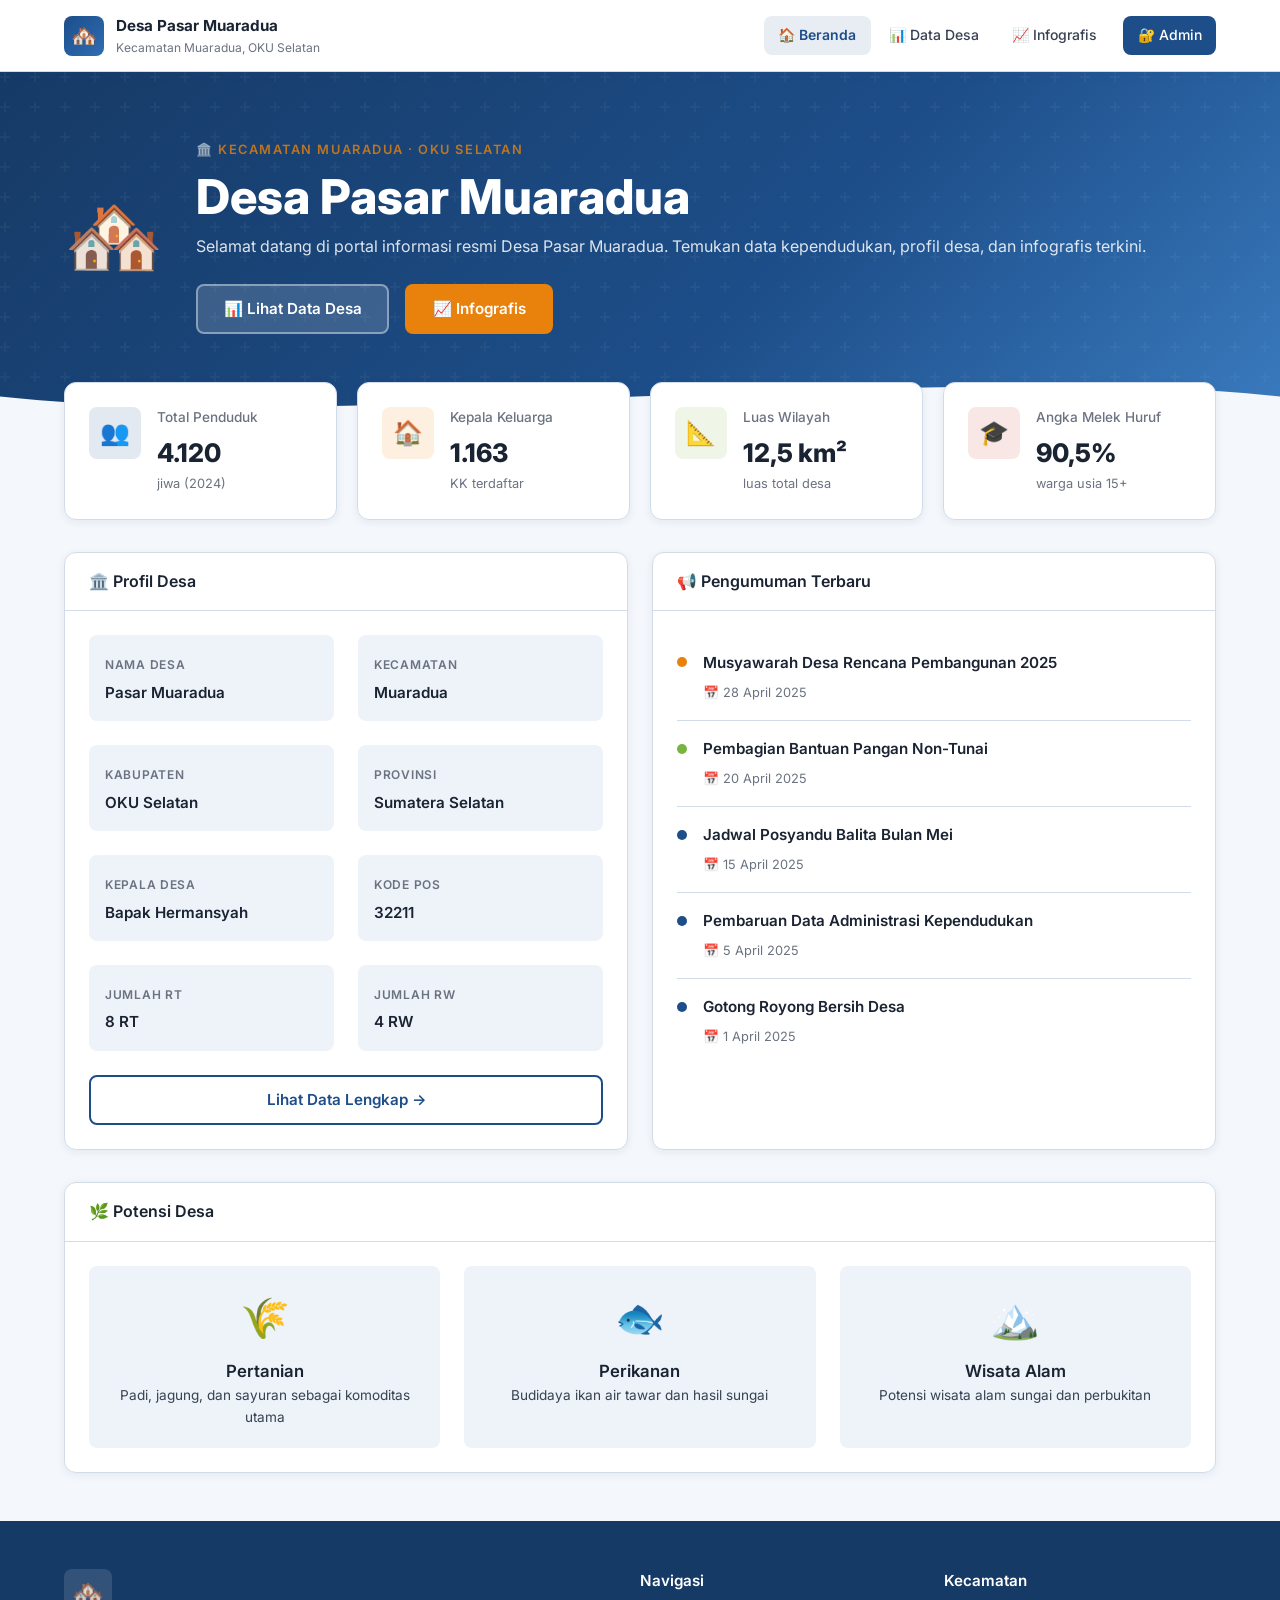
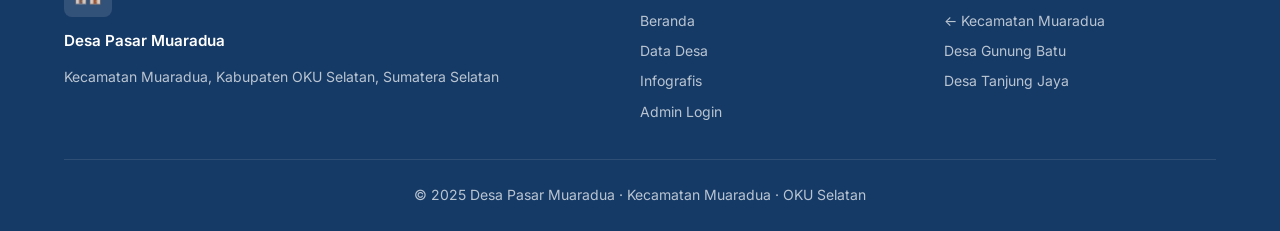
<file: muaradua/pasar-muaradua/index.html>
<!DOCTYPE html>
<html lang="id">
<head>
  <meta charset="UTF-8" />
  <meta name="viewport" content="width=device-width, initial-scale=1.0" />
  <title>Desa Pasar Muaradua – Kecamatan Muaradua</title>
  <meta name="description" content="Website resmi Desa Pasar Muaradua, Kecamatan Muaradua, OKU Selatan. Informasi desa, data kependudukan, dan infografis." />
  <link rel="stylesheet" href="../../css/style.css" />
  <style>
    body { background: var(--bg-light); }

    /* Village Hero */
    .village-hero {
      background: linear-gradient(135deg, var(--primary-dark) 0%, var(--primary) 60%, #3a7bbf 100%);
      color: var(--white);
      padding: 4rem 0 6rem;
      position: relative;
      overflow: hidden;
    }
    .village-hero::before {
      content: '';
      position: absolute; inset: 0;
      background: url("data:image/svg+xml,%3Csvg width='60' height='60' viewBox='0 0 60 60' xmlns='http://www.w3.org/2000/svg'%3E%3Cg fill='none' fill-rule='evenodd'%3E%3Cg fill='%23ffffff' fill-opacity='0.04'%3E%3Cpath d='M36 34v-4h-2v4h-4v2h4v4h2v-4h4v-2h-4zm0-30V0h-2v4h-4v2h4v4h2V6h4V4h-4zM6 34v-4H4v4H0v2h4v4h2v-4h4v-2H6zM6 4V0H4v4H0v2h4v4h2V6h4V4H6z'/%3E%3C/g%3E%3C/g%3E%3C/svg%3E");
    }
    .village-hero-inner { position: relative; z-index: 1; display: flex; align-items: center; gap: 2rem; }
    .village-hero-icon { font-size: 5rem; flex-shrink: 0; }
    .village-hero-text .eyebrow { font-size: 0.8rem; font-weight: 600; letter-spacing: 0.12em; text-transform: uppercase; opacity: 0.8; margin-bottom: 0.5rem; }
    .village-hero-text h1 { color: var(--white); margin-bottom: 0.5rem; }
    .village-hero-text p { color: rgba(255,255,255,0.85); font-size: 1rem; }
    .village-hero-wave { position: absolute; bottom: -2px; left: 0; width: 100%; line-height: 0; }

    /* Quick Stats */
    .quick-stats { margin-top: -3rem; position: relative; z-index: 2; margin-bottom: 2rem; }

    /* News/Updates */
    .update-item {
      display: flex; gap: 1rem; align-items: flex-start;
      padding: 1rem 0; border-bottom: 1px solid var(--border);
    }
    .update-item:last-child { border-bottom: none; }
    .update-dot { width: 10px; height: 10px; border-radius: 50%; background: var(--primary); margin-top: 0.4rem; flex-shrink: 0; }
    .update-content h4 { font-size: 0.95rem; margin-bottom: 0.2rem; }
    .update-content span { font-size: 0.8rem; color: var(--text-light); }

    /* Profile Grid */
    .profile-grid { display: grid; grid-template-columns: 1fr 1fr; gap: 1.5rem; }
    .profile-item { padding: 1rem; background: var(--bg-section); border-radius: var(--radius-sm); }
    .profile-item label { font-size: 0.75rem; color: var(--text-light); font-weight: 600; text-transform: uppercase; letter-spacing: 0.06em; }
    .profile-item p { font-size: 0.95rem; font-weight: 600; color: var(--text-dark); margin-top: 0.25rem; }

    @media (max-width: 600px) {
      .village-hero-inner { flex-direction: column; text-align: center; }
      .profile-grid { grid-template-columns: 1fr; }
    }
  </style>
</head>
<body>

  <!-- Village Header / Navbar -->
  <header class="village-header">
    <div class="container">
      <a href="index.html" class="village-header-brand">
        <div class="village-header-logo">🏘️</div>
        <div>
          <div class="village-header-title">Desa Pasar Muaradua</div>
          <div class="village-header-sub">Kecamatan Muaradua, OKU Selatan</div>
        </div>
      </a>
      <button class="hamburger" id="hamburgerBtn">☰</button>
      <nav class="village-nav" id="villageNav">
        <a href="index.html" class="active">🏠 Beranda</a>
        <a href="data.html">📊 Data Desa</a>
        <a href="infografis.html">📈 Infografis</a>
        <a href="login.html" class="btn-login">🔐 Admin</a>
      </nav>
    </div>
  </header>

  <!-- Village Hero -->
  <section class="village-hero">
    <div class="container">
      <div class="village-hero-inner animate-fade-in-up">
        <div class="village-hero-icon">🏘️</div>
        <div class="village-hero-text">
          <div class="eyebrow">🏛️ Kecamatan Muaradua · OKU Selatan</div>
          <h1>Desa Pasar Muaradua</h1>
          <p>Selamat datang di portal informasi resmi Desa Pasar Muaradua. Temukan data kependudukan, profil desa, dan infografis terkini.</p>
          <div style="margin-top:1.5rem;display:flex;gap:1rem;flex-wrap:wrap;">
            <a href="data.html" class="btn btn-ghost">📊 Lihat Data Desa</a>
            <a href="infografis.html" class="btn" style="background:var(--accent);color:#fff;">📈 Infografis</a>
          </div>
        </div>
      </div>
    </div>
    <div class="village-hero-wave">
      <svg xmlns="http://www.w3.org/2000/svg" viewBox="0 0 1440 80" preserveAspectRatio="none">
        <path fill="#F4F7FB" d="M0,40 C360,80 1080,0 1440,40 L1440,80 L0,80 Z"/>
      </svg>
    </div>
  </section>

  <!-- Quick Stats -->
  <div class="container quick-stats animate-fade-in-up delay-2">
    <div class="stats-grid">
      <div class="stat-card">
        <div class="stat-icon blue">👥</div>
        <div class="stat-info"><h4>Total Penduduk</h4><div class="value">4.120</div><div class="sub">jiwa (2024)</div></div>
      </div>
      <div class="stat-card">
        <div class="stat-icon orange">🏠</div>
        <div class="stat-info"><h4>Kepala Keluarga</h4><div class="value">1.163</div><div class="sub">KK terdaftar</div></div>
      </div>
      <div class="stat-card">
        <div class="stat-icon green">📐</div>
        <div class="stat-info"><h4>Luas Wilayah</h4><div class="value">12,5 km²</div><div class="sub">luas total desa</div></div>
      </div>
      <div class="stat-card">
        <div class="stat-icon red">🎓</div>
        <div class="stat-info"><h4>Angka Melek Huruf</h4><div class="value">90,5%</div><div class="sub">warga usia 15+</div></div>
      </div>
    </div>
  </div>

  <!-- Main Content -->
  <div class="container" style="padding-bottom:3rem;">
    <div class="grid-2 mt-4">

      <!-- Profil Desa -->
      <div class="card animate-fade-in-up delay-1">
        <div class="card-header" style="display:flex;align-items:center;gap:0.5rem;">
          🏛️ Profil Desa
        </div>
        <div class="card-body">
          <div class="profile-grid">
            <div class="profile-item"><label>Nama Desa</label><p>Pasar Muaradua</p></div>
            <div class="profile-item"><label>Kecamatan</label><p>Muaradua</p></div>
            <div class="profile-item"><label>Kabupaten</label><p>OKU Selatan</p></div>
            <div class="profile-item"><label>Provinsi</label><p>Sumatera Selatan</p></div>
            <div class="profile-item"><label>Kepala Desa</label><p>Bapak Hermansyah</p></div>
            <div class="profile-item"><label>Kode Pos</label><p>32211</p></div>
            <div class="profile-item"><label>Jumlah RT</label><p>8 RT</p></div>
            <div class="profile-item"><label>Jumlah RW</label><p>4 RW</p></div>
          </div>
          <a href="data.html" class="btn btn-outline mt-3 w-full" style="justify-content:center;">Lihat Data Lengkap →</a>
        </div>
      </div>

      <!-- Berita & Pengumuman -->
      <div class="card animate-fade-in-up delay-2">
        <div class="card-header" style="display:flex;align-items:center;gap:0.5rem;">
          📢 Pengumuman Terbaru
        </div>
        <div class="card-body">
          <div class="update-item">
            <div class="update-dot" style="background:var(--accent)"></div>
            <div class="update-content">
              <h4>Musyawarah Desa Rencana Pembangunan 2025</h4>
              <span>📅 28 April 2025</span>
            </div>
          </div>
          <div class="update-item">
            <div class="update-dot" style="background:var(--green)"></div>
            <div class="update-content">
              <h4>Pembagian Bantuan Pangan Non-Tunai</h4>
              <span>📅 20 April 2025</span>
            </div>
          </div>
          <div class="update-item">
            <div class="update-dot"></div>
            <div class="update-content">
              <h4>Jadwal Posyandu Balita Bulan Mei</h4>
              <span>📅 15 April 2025</span>
            </div>
          </div>
          <div class="update-item">
            <div class="update-dot"></div>
            <div class="update-content">
              <h4>Pembaruan Data Administrasi Kependudukan</h4>
              <span>📅 5 April 2025</span>
            </div>
          </div>
          <div class="update-item">
            <div class="update-dot"></div>
            <div class="update-content">
              <h4>Gotong Royong Bersih Desa</h4>
              <span>📅 1 April 2025</span>
            </div>
          </div>
        </div>
      </div>
    </div>

    <!-- Potensi Desa -->
    <div class="card mt-4 animate-fade-in-up delay-3">
      <div class="card-header">🌿 Potensi Desa</div>
      <div class="card-body">
        <div class="grid-3">
          <div style="text-align:center;padding:1.25rem;background:var(--bg-section);border-radius:var(--radius-sm);">
            <div style="font-size:2.5rem;margin-bottom:0.5rem;">🌾</div>
            <h4>Pertanian</h4>
            <p style="font-size:0.85rem;">Padi, jagung, dan sayuran sebagai komoditas utama</p>
          </div>
          <div style="text-align:center;padding:1.25rem;background:var(--bg-section);border-radius:var(--radius-sm);">
            <div style="font-size:2.5rem;margin-bottom:0.5rem;">🐟</div>
            <h4>Perikanan</h4>
            <p style="font-size:0.85rem;">Budidaya ikan air tawar dan hasil sungai</p>
          </div>
          <div style="text-align:center;padding:1.25rem;background:var(--bg-section);border-radius:var(--radius-sm);">
            <div style="font-size:2.5rem;margin-bottom:0.5rem;">🏔️</div>
            <h4>Wisata Alam</h4>
            <p style="font-size:0.85rem;">Potensi wisata alam sungai dan perbukitan</p>
          </div>
        </div>
      </div>
    </div>
  </div>

  <!-- Footer -->
  <footer class="footer">
    <div class="container">
      <div class="footer-grid">
        <div>
          <div class="footer-logo">🏘️</div>
          <h4>Desa Pasar Muaradua</h4>
          <p>Kecamatan Muaradua, Kabupaten OKU Selatan, Sumatera Selatan</p>
        </div>
        <div>
          <h4>Navigasi</h4>
          <ul>
            <li><a href="index.html">Beranda</a></li>
            <li><a href="data.html">Data Desa</a></li>
            <li><a href="infografis.html">Infografis</a></li>
            <li><a href="login.html">Admin Login</a></li>
          </ul>
        </div>
        <div>
          <h4>Kecamatan</h4>
          <ul>
            <li><a href="../../index.html">← Kecamatan Muaradua</a></li>
            <li><a href="../../muaradua/gunung-batu/">Desa Gunung Batu</a></li>
            <li><a href="../../muaradua/tanjung-jaya/">Desa Tanjung Jaya</a></li>
          </ul>
        </div>
      </div>
      <div class="footer-bottom">
        <p>&copy; 2025 Desa Pasar Muaradua · Kecamatan Muaradua · OKU Selatan</p>
      </div>
    </div>
  </footer>

  <script src="../../js/main.js"></script>
</body>
</html>
</file>
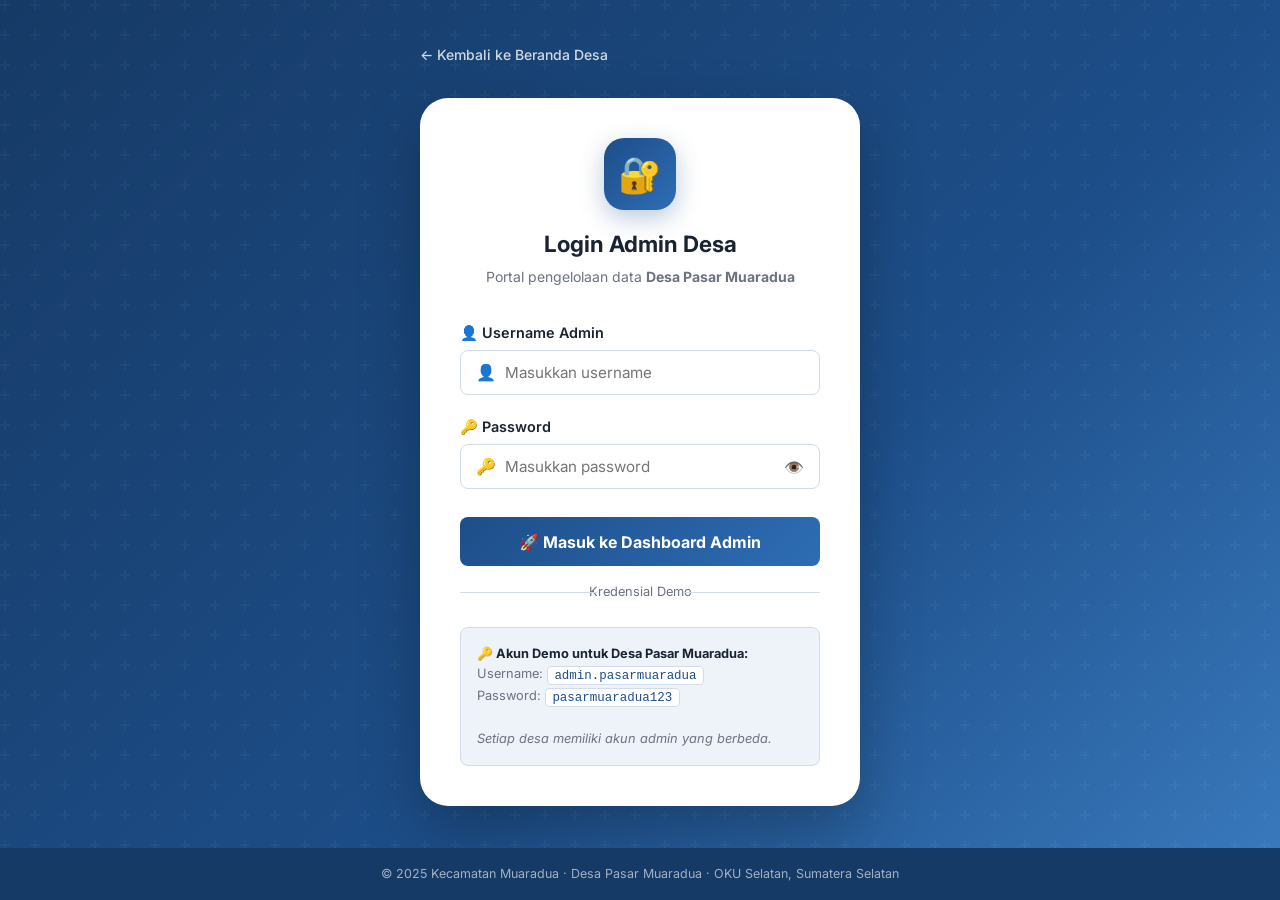
<file: muaradua/pasar-muaradua/admin.html>
<!DOCTYPE html>
<html lang="id">
<head>
  <meta charset="UTF-8" />
  <meta name="viewport" content="width=device-width, initial-scale=1.0" />
  <title>Dashboard Admin – Desa Pasar Muaradua</title>
  <meta name="description" content="Dashboard admin Desa Pasar Muaradua untuk mengelola data desa dan infografis." />
  <link rel="stylesheet" href="../../css/style.css" />
  <style>
    body { background: var(--bg-light); }

    /* Admin Layout */
    .admin-layout {
      display: flex;
      min-height: calc(100vh - var(--header-h));
    }

    /* Active Panel */
    .admin-panel { display: none; }
    .admin-panel.active { display: block; }

    /* Panel Title */
    .panel-title {
      font-size: 1.2rem;
      font-weight: 700;
      margin-bottom: 0.35rem;
      color: var(--text-dark);
    }
    .panel-sub { font-size: 0.875rem; color: var(--text-light); margin-bottom: 1.5rem; }

    /* Admin Content */
    .admin-content {
      flex: 1;
      padding: 2rem;
      overflow-x: hidden;
      max-width: calc(100vw - 240px);
    }

    /* Form Card */
    .form-card {
      background: var(--white);
      border-radius: var(--radius-md);
      border: 1px solid var(--border);
      box-shadow: var(--shadow-sm);
      padding: 1.5rem;
      margin-bottom: 1.5rem;
    }
    .form-card h4 { margin-bottom: 1rem; font-size: 1rem; display: flex; align-items: center; gap: 0.5rem; }

    /* Inline form row */
    .form-row {
      display: grid;
      grid-template-columns: repeat(auto-fit, minmax(140px, 1fr));
      gap: 1rem;
    }

    /* Table in Admin */
    .admin-table-wrap {
      background: var(--white);
      border-radius: var(--radius-md);
      border: 1px solid var(--border);
      box-shadow: var(--shadow-sm);
      overflow: hidden;
    }
    .admin-table-wrap .table-header {
      padding: 1rem 1.5rem;
      border-bottom: 1px solid var(--border);
      display: flex;
      align-items: center;
      justify-content: space-between;
    }
    .admin-table-wrap .table-header h4 { font-size: 0.95rem; margin: 0; }

    /* Dashboard Welcome */
    .welcome-banner {
      background: linear-gradient(135deg, var(--primary-dark) 0%, var(--primary) 60%, #3a7bbf 100%);
      border-radius: var(--radius-lg);
      padding: 2rem;
      color: var(--white);
      margin-bottom: 1.5rem;
      position: relative;
      overflow: hidden;
    }
    .welcome-banner::before {
      content: '';
      position: absolute; inset: 0;
      background: url("data:image/svg+xml,%3Csvg width='60' height='60' viewBox='0 0 60 60' xmlns='http://www.w3.org/2000/svg'%3E%3Cg fill='none' fill-rule='evenodd'%3E%3Cg fill='%23ffffff' fill-opacity='0.05'%3E%3Cpath d='M36 34v-4h-2v4h-4v2h4v4h2v-4h4v-2h-4zm0-30V0h-2v4h-4v2h4v4h2V6h4V4h-4zM6 34v-4H4v4H0v2h4v4h2v-4h4v-2H6zM6 4V0H4v4H0v2h4v4h2V6h4V4H6z'/%3E%3C/g%3E%3C/g%3E%3C/svg%3E");
    }
    .welcome-banner h2 { color: var(--white); font-size: 1.4rem; margin-bottom: 0.35rem; position: relative; }
    .welcome-banner p  { color: rgba(255,255,255,0.85); font-size: 0.9rem; position: relative; }
    .welcome-emoji { position: absolute; right: 2rem; top: 50%; transform: translateY(-50%); font-size: 4rem; opacity: 0.2; }

    /* Quick Nav Buttons */
    .quick-nav { display: flex; gap: 0.75rem; flex-wrap: wrap; margin-bottom: 1.5rem; }
    .quick-nav-btn {
      display: flex; align-items: center; gap: 0.5rem;
      padding: 0.6rem 1.1rem;
      border-radius: var(--radius-sm);
      font-size: 0.875rem; font-weight: 600;
      cursor: pointer;
      background: var(--white);
      border: 1.5px solid var(--border);
      color: var(--text-mid);
      transition: var(--transition);
      font-family: var(--font);
    }
    .quick-nav-btn:hover, .quick-nav-btn.active {
      background: var(--primary);
      color: var(--white);
      border-color: var(--primary);
    }

    @media (max-width: 768px) {
      .admin-content { padding: 1rem; max-width: 100vw; }
    }
  </style>
</head>
<body class="admin-page">

  <!-- Admin Top Bar -->
  <header class="admin-topbar">
    <div class="admin-topbar-brand">
      <span class="admin-topbar-icon">🏘️</span>
      <div>
        <div style="font-size:0.95rem;">Dashboard Admin</div>
        <div style="font-size:0.75rem;opacity:0.7;font-weight:400;">Desa Pasar Muaradua · Kecamatan Muaradua</div>
      </div>
    </div>
    <div class="admin-topbar-actions">
      <a href="index.html" target="_blank">🌐 Lihat Website</a>
      <div class="admin-user">
        <div class="admin-avatar" id="adminAvatar">A</div>
        <span id="adminName" style="font-size:0.85rem;"></span>
      </div>
      <a href="#" id="logoutBtn" style="color:rgba(255,120,120,0.9);">🚪 Keluar</a>
    </div>
  </header>

  <div class="admin-layout">

    <!-- Admin Sidebar -->
    <aside class="admin-sidebar">
      <div class="sidebar-title">Menu Utama</div>
      <ul class="sidebar-menu">
        <li><a href="#" class="active" onclick="showPanel('dashboard',this)"><span class="icon">🏠</span> Dashboard</a></li>
      </ul>
      <div class="sidebar-section-title">Data Desa</div>
      <ul class="sidebar-menu">
        <li><a href="#" onclick="showPanel('data-penduduk',this)"><span class="icon">👥</span> Data Penduduk</a></li>
        <li><a href="#" onclick="showPanel('data-pendidikan',this)"><span class="icon">📚</span> Data Pendidikan</a></li>
        <li><a href="#" onclick="showPanel('data-ekonomi',this)"><span class="icon">💼</span> Data Ekonomi</a></li>
        <li><a href="#" onclick="showPanel('data-kesehatan',this)"><span class="icon">🏥</span> Data Kesehatan</a></li>
      </ul>
      <div class="sidebar-section-title">Konten</div>
      <ul class="sidebar-menu">
        <li><a href="#" onclick="showPanel('infografis',this)"><span class="icon">📈</span> Kelola Infografis</a></li>
        <li><a href="#" onclick="showPanel('pengumuman',this)"><span class="icon">📢</span> Pengumuman</a></li>
      </ul>
      <div class="sidebar-section-title">Akun</div>
      <ul class="sidebar-menu">
        <li><a href="#" onclick="showPanel('profil',this)"><span class="icon">⚙️</span> Profil Admin</a></li>
        <li><a href="#" id="logoutBtn2"><span class="icon">🚪</span> Keluar</a></li>
      </ul>
    </aside>

    <!-- Admin Content -->
    <main class="admin-content">

      <!-- ===== DASHBOARD ===== -->
      <div id="panel-dashboard" class="admin-panel active animate-fade-in-up">
        <div class="welcome-banner">
          <div class="welcome-emoji">🏘️</div>
          <h2>Selamat datang, <span id="adminNameBanner">Admin</span>! 👋</h2>
          <p>Anda login sebagai admin Desa Pasar Muaradua. Kelola data desa dan infografis dari panel ini.</p>
        </div>

        <!-- Quick Nav -->
        <div class="quick-nav">
          <button class="quick-nav-btn" onclick="showPanel('data-penduduk',null)">👥 Data Penduduk</button>
          <button class="quick-nav-btn" onclick="showPanel('infografis',null)">📈 Infografis</button>
          <button class="quick-nav-btn" onclick="showPanel('pengumuman',null)">📢 Pengumuman</button>
        </div>

        <!-- Stats -->
        <div class="stats-grid mb-4">
          <div class="stat-card"><div class="stat-icon blue">👥</div><div class="stat-info"><h4>Total Penduduk</h4><div class="value" id="dashPenduduk">4.120</div><div class="sub">jiwa terdaftar</div></div></div>
          <div class="stat-card"><div class="stat-icon orange">🏠</div><div class="stat-info"><h4>Kepala Keluarga</h4><div class="value">1.163</div><div class="sub">KK aktif</div></div></div>
          <div class="stat-card"><div class="stat-icon green">📈</div><div class="stat-info"><h4>Infografis</h4><div class="value" id="dashInfografis">0</div><div class="sub">item dipublikasi</div></div></div>
          <div class="stat-card"><div class="stat-icon red">📢</div><div class="stat-info"><h4>Pengumuman</h4><div class="value">5</div><div class="sub">pengumuman aktif</div></div></div>
        </div>

        <div class="card">
          <div class="card-header">📋 Aktivitas Terbaru</div>
          <div class="card-body">
            <table>
              <thead><tr><th>Waktu</th><th>Kegiatan</th><th>Status</th></tr></thead>
              <tbody>
                <tr><td>Hari ini</td><td>Login admin berhasil</td><td><span class="badge badge-green">✅ Berhasil</span></td></tr>
                <tr><td>28 Apr</td><td>Update data penduduk RT 03</td><td><span class="badge badge-green">✅ Selesai</span></td></tr>
                <tr><td>25 Apr</td><td>Tambah infografis pendidikan</td><td><span class="badge badge-primary">📌 Dipublikasi</span></td></tr>
                <tr><td>20 Apr</td><td>Edit profil desa</td><td><span class="badge badge-green">✅ Selesai</span></td></tr>
              </tbody>
            </table>
          </div>
        </div>
      </div>

      <!-- ===== DATA PENDUDUK ===== -->
      <div id="panel-data-penduduk" class="admin-panel animate-fade-in-up">
        <div class="panel-title">👥 Kelola Data Penduduk</div>
        <div class="panel-sub">Tambah atau hapus data penduduk per RT/RW. Data disimpan secara lokal.</div>

        <div id="dataAlert" class="alert alert-hidden"></div>

        <div class="form-card">
          <h4>➕ Tambah Data Penduduk</h4>
          <form id="addPendudukForm">
            <div class="form-row">
              <div class="form-group">
                <label>RT</label>
                <input type="text" id="inputRT" placeholder="Contoh: RT 06" required />
              </div>
              <div class="form-group">
                <label>RW</label>
                <input type="text" id="inputRW" placeholder="Contoh: RW 04" required />
              </div>
              <div class="form-group">
                <label>Laki-laki</label>
                <input type="number" id="inputLaki" placeholder="0" min="0" required />
              </div>
              <div class="form-group">
                <label>Perempuan</label>
                <input type="number" id="inputPerempuan" placeholder="0" min="0" required />
              </div>
            </div>
            <button type="submit" class="btn btn-primary">➕ Tambahkan Data</button>
          </form>
        </div>

        <div class="admin-table-wrap">
          <div class="table-header">
            <h4>📋 Tabel Data Penduduk per RT/RW</h4>
            <span class="badge badge-primary">Data Aktif</span>
          </div>
          <div class="table-wrapper">
            <table>
              <thead>
                <tr><th>No</th><th>RT</th><th>RW</th><th>Laki-laki</th><th>Perempuan</th><th>Total</th><th>Aksi</th></tr>
              </thead>
              <tbody id="adminPendudukBody">
                <tr><td colspan="7" style="text-align:center;padding:2rem;color:var(--text-light)">Memuat data...</td></tr>
              </tbody>
            </table>
          </div>
        </div>
      </div>

      <!-- ===== DATA PENDIDIKAN ===== -->
      <div id="panel-data-pendidikan" class="admin-panel animate-fade-in-up">
        <div class="panel-title">📚 Data Pendidikan</div>
        <div class="panel-sub">Kelola data tingkat pendidikan warga desa.</div>
        <div class="card">
          <div class="card-header">📋 Ringkasan Pendidikan</div>
          <div class="table-wrapper">
            <table>
              <thead><tr><th>Tingkat Pendidikan</th><th>Laki-laki</th><th>Perempuan</th><th>Total</th></tr></thead>
              <tbody>
                <tr><td>Tidak/Belum Sekolah</td><td>142</td><td>158</td><td>300</td></tr>
                <tr><td>Belum Tamat SD</td><td>210</td><td>195</td><td>405</td></tr>
                <tr><td>Tamat SD/Sederajat</td><td>385</td><td>362</td><td>747</td></tr>
                <tr><td>SMP/Sederajat</td><td>420</td><td>398</td><td>818</td></tr>
                <tr><td>SMA/SMK/Sederajat</td><td>328</td><td>322</td><td>650</td></tr>
                <tr><td>Diploma/Sarjana</td><td>167</td><td>158</td><td>325</td></tr>
              </tbody>
            </table>
          </div>
        </div>
        <div class="alert alert-info mt-3">ℹ️ Fitur edit data pendidikan akan tersedia pada pembaruan berikutnya.</div>
      </div>

      <!-- ===== DATA EKONOMI ===== -->
      <div id="panel-data-ekonomi" class="admin-panel animate-fade-in-up">
        <div class="panel-title">💼 Data Ekonomi</div>
        <div class="panel-sub">Ringkasan data ekonomi dan mata pencaharian warga.</div>
        <div class="card">
          <div class="card-header">📋 Mata Pencaharian</div>
          <div class="table-wrapper">
            <table>
              <thead><tr><th>Mata Pencaharian</th><th>Jumlah</th><th>Persentase</th></tr></thead>
              <tbody>
                <tr><td>🌾 Petani / Buruh Tani</td><td>542</td><td>35,2%</td></tr>
                <tr><td>🏪 Pedagang / Wiraswasta</td><td>218</td><td>14,2%</td></tr>
                <tr><td>🏢 PNS / TNI / Polri</td><td>127</td><td>8,2%</td></tr>
                <tr><td>🔧 Buruh Bangunan</td><td>195</td><td>12,7%</td></tr>
                <tr><td>🚗 Jasa Transportasi</td><td>86</td><td>5,6%</td></tr>
                <tr><td>📦 Lainnya</td><td>372</td><td>24,1%</td></tr>
              </tbody>
            </table>
          </div>
        </div>
        <div class="alert alert-info mt-3">ℹ️ Fitur edit data ekonomi akan tersedia pada pembaruan berikutnya.</div>
      </div>

      <!-- ===== DATA KESEHATAN ===== -->
      <div id="panel-data-kesehatan" class="admin-panel animate-fade-in-up">
        <div class="panel-title">🏥 Data Kesehatan</div>
        <div class="panel-sub">Ringkasan data kesehatan dan fasilitas kesehatan desa.</div>
        <div class="stats-grid mb-3">
          <div class="stat-card"><div class="stat-icon red">🏥</div><div class="stat-info"><h4>Posyandu Aktif</h4><div class="value">3</div></div></div>
          <div class="stat-card"><div class="stat-icon blue">👶</div><div class="stat-info"><h4>Balita Sehat</h4><div class="value">312</div></div></div>
          <div class="stat-card"><div class="stat-icon green">💉</div><div class="stat-info"><h4>Imunisasi</h4><div class="value">91,3%</div></div></div>
        </div>
        <div class="alert alert-info">ℹ️ Fitur edit data kesehatan akan tersedia pada pembaruan berikutnya.</div>
      </div>

      <!-- ===== INFOGRAFIS ===== -->
      <div id="panel-infografis" class="admin-panel animate-fade-in-up">
        <div class="panel-title">📈 Kelola Infografis</div>
        <div class="panel-sub">Tambah atau hapus infografis yang tampil di halaman publik desa.</div>

        <div id="infAlert" class="alert alert-hidden"></div>

        <div class="form-card">
          <h4>➕ Tambah Infografis Baru</h4>
          <form id="addInfografisForm">
            <div class="form-row">
              <div class="form-group">
                <label>Judul Infografis</label>
                <input type="text" id="infJudul" placeholder="Judul infografis" required />
              </div>
              <div class="form-group">
                <label>Kategori</label>
                <select id="infKategori" required>
                  <option value="">-- Pilih Kategori --</option>
                  <option value="Kependudukan">Kependudukan</option>
                  <option value="Pendidikan">Pendidikan</option>
                  <option value="Ekonomi">Ekonomi</option>
                  <option value="Kesehatan">Kesehatan</option>
                  <option value="Infrastruktur">Infrastruktur</option>
                  <option value="Pertanian">Pertanian</option>
                </select>
              </div>
              <div class="form-group">
                <label>Emoji / Ikon</label>
                <input type="text" id="infEmoji" placeholder="Contoh: 📊" maxlength="4" />
              </div>
            </div>
            <div class="form-group">
              <label>Deskripsi Singkat</label>
              <textarea id="infDesc" placeholder="Deskripsi singkat infografis ini..." required></textarea>
            </div>
            <button type="submit" class="btn btn-primary">➕ Tambah Infografis</button>
          </form>
        </div>

        <div class="admin-table-wrap">
          <div class="table-header">
            <h4>📋 Daftar Infografis</h4>
            <a href="infografis.html" target="_blank" class="btn btn-outline" style="padding:0.3rem 0.9rem;font-size:0.8rem;">Lihat Publik →</a>
          </div>
          <div class="table-wrapper">
            <table>
              <thead><tr><th>Ikon</th><th>Judul</th><th>Kategori</th><th>Deskripsi</th><th>Aksi</th></tr></thead>
              <tbody id="adminInfografisBody">
                <tr><td colspan="5" style="text-align:center;padding:2rem;color:var(--text-light)">Belum ada infografis.</td></tr>
              </tbody>
            </table>
          </div>
        </div>
      </div>

      <!-- ===== PENGUMUMAN ===== -->
      <div id="panel-pengumuman" class="admin-panel animate-fade-in-up">
        <div class="panel-title">📢 Kelola Pengumuman</div>
        <div class="panel-sub">Tambah dan kelola pengumuman yang tampil di beranda desa.</div>
        <div class="alert alert-info">ℹ️ Fitur manajemen pengumuman akan tersedia pada pembaruan berikutnya.</div>
        <div class="card mt-3">
          <div class="card-header">📋 Pengumuman Aktif</div>
          <div class="table-wrapper">
            <table>
              <thead><tr><th>Tanggal</th><th>Judul</th><th>Status</th></tr></thead>
              <tbody>
                <tr><td>28 Apr 2025</td><td>Musyawarah Desa Rencana Pembangunan 2025</td><td><span class="badge badge-green">Aktif</span></td></tr>
                <tr><td>20 Apr 2025</td><td>Pembagian Bantuan Pangan Non-Tunai</td><td><span class="badge badge-green">Aktif</span></td></tr>
                <tr><td>15 Apr 2025</td><td>Jadwal Posyandu Balita Bulan Mei</td><td><span class="badge badge-green">Aktif</span></td></tr>
              </tbody>
            </table>
          </div>
        </div>
      </div>

      <!-- ===== PROFIL ADMIN ===== -->
      <div id="panel-profil" class="admin-panel animate-fade-in-up">
        <div class="panel-title">⚙️ Profil Admin</div>
        <div class="panel-sub">Informasi akun admin yang sedang aktif.</div>
        <div class="card" style="max-width:480px;">
          <div class="card-body">
            <div style="display:flex;align-items:center;gap:1.5rem;margin-bottom:1.5rem;">
              <div style="width:72px;height:72px;border-radius:50%;background:var(--primary);display:flex;align-items:center;justify-content:center;font-size:2rem;color:white;font-weight:700;" id="profileAvatar">A</div>
              <div>
                <div style="font-size:1.1rem;font-weight:700;" id="profileName">Admin</div>
                <div style="font-size:0.85rem;color:var(--text-light);">Administrator Desa Pasar Muaradua</div>
              </div>
            </div>
            <div class="profile-item" style="background:var(--bg-section);border-radius:var(--radius-sm);padding:1rem;margin-bottom:0.75rem;">
              <label style="font-size:0.75rem;color:var(--text-light);font-weight:600;text-transform:uppercase;letter-spacing:0.06em;">Desa</label>
              <p style="font-size:0.95rem;font-weight:600;color:var(--text-dark);margin-top:0.25rem;">Pasar Muaradua</p>
            </div>
            <div class="profile-item" style="background:var(--bg-section);border-radius:var(--radius-sm);padding:1rem;margin-bottom:0.75rem;">
              <label style="font-size:0.75rem;color:var(--text-light);font-weight:600;text-transform:uppercase;letter-spacing:0.06em;">Kecamatan</label>
              <p style="font-size:0.95rem;font-weight:600;color:var(--text-dark);margin-top:0.25rem;">Muaradua, OKU Selatan</p>
            </div>
            <button onclick="document.getElementById('logoutBtn').click()" class="btn btn-primary mt-2" style="width:100%;justify-content:center;">🚪 Keluar dari Akun</button>
          </div>
        </div>
      </div>

    </main>
  </div>

  <script src="../../js/main.js"></script>
  <script>
    function showPanel(id, el) {
      document.querySelectorAll('.admin-panel').forEach(p => p.classList.remove('active'));
      const panel = document.getElementById('panel-' + id);
      if (panel) panel.classList.add('active');
      document.querySelectorAll('.admin-sidebar .sidebar-menu a').forEach(a => a.classList.remove('active'));
      if (el) el.classList.add('active');
      return false;
    }

    // Logout for sidebar btn
    document.getElementById('logoutBtn2').addEventListener('click', function(e) {
      e.preventDefault();
      localStorage.removeItem('admin_pasar-muaradua');
      window.location.href = 'login.html';
    });

    // Update dashboard stats & name
    document.addEventListener('DOMContentLoaded', function() {
      const session = JSON.parse(localStorage.getItem('admin_pasar-muaradua') || '{}');
      const name = session.name || 'Admin';

      // Set names
      document.getElementById('adminName').textContent = name;
      document.getElementById('adminNameBanner').textContent = name.replace('Admin Desa ', '');
      if (document.getElementById('profileName')) document.getElementById('profileName').textContent = name;

      // Avatar initials
      const initials = name.replace('Admin Desa ','').charAt(0).toUpperCase();
      document.getElementById('adminAvatar').textContent = initials;
      if (document.getElementById('profileAvatar')) document.getElementById('profileAvatar').textContent = initials;

      // Infografis count
      const infData = JSON.parse(localStorage.getItem('data_pasar-muaradua_infografis') || '[]');
      document.getElementById('dashInfografis').textContent = infData.length;

      // Penduduk count from data
      const pendData = JSON.parse(localStorage.getItem('data_pasar-muaradua_penduduk') || 'null');
      if (pendData) {
        const total = pendData.reduce((sum, r) => sum + r.total, 0);
        document.getElementById('dashPenduduk').textContent = total.toLocaleString('id-ID');
      }
    });
  </script>
</body>
</html>
</file>
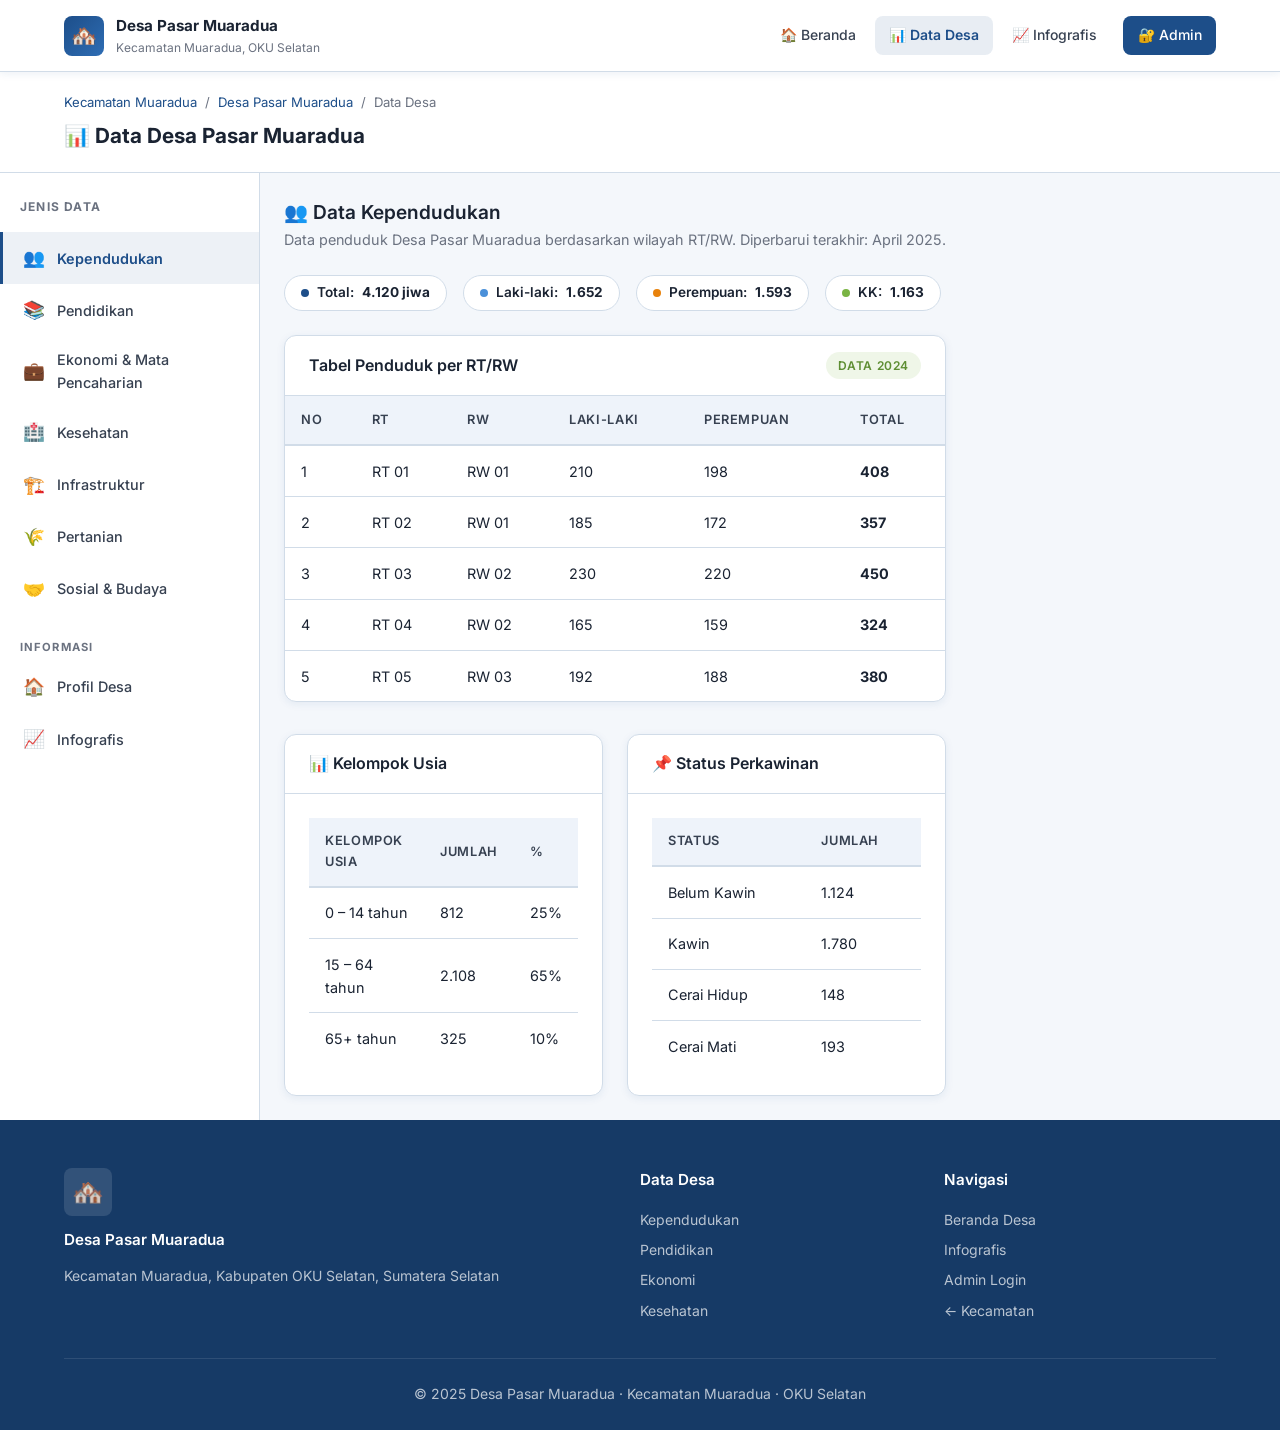
<file: muaradua/pasar-muaradua/data.html>
<!DOCTYPE html>
<html lang="id">
<head>
  <meta charset="UTF-8" />
  <meta name="viewport" content="width=device-width, initial-scale=1.0" />
  <title>Data Desa – Desa Pasar Muaradua</title>
  <meta name="description" content="Data kependudukan, pendidikan, ekonomi, dan sosial Desa Pasar Muaradua, Kecamatan Muaradua." />
  <link rel="stylesheet" href="../../css/style.css" />
  <style>
    body { background: var(--bg-light); }
    .page-title-bar {
      background: var(--white);
      border-bottom: 1px solid var(--border);
      padding: 1.25rem 0;
    }
    .page-title-bar .container { display: flex; align-items: center; gap: 0.75rem; }
    .page-title-bar h2 { font-size: 1.3rem; }
    .breadcrumb { display: flex; align-items: center; gap: 0.5rem; font-size: 0.82rem; color: var(--text-light); flex-wrap: wrap; }
    .breadcrumb a { color: var(--primary); }
    .breadcrumb span { color: var(--text-light); }

    .data-content { padding: 1.5rem; }
    .data-section { display: none; }
    .data-section.active { display: block; }

    .data-header { margin-bottom: 1.5rem; }
    .data-header h3 { font-size: 1.2rem; }
    .data-header p  { color: var(--text-light); font-size: 0.9rem; }

    /* Summary Bar */
    .summary-bar { display: flex; gap: 1rem; margin-bottom: 1.5rem; flex-wrap: wrap; }
    .summary-pill {
      display: flex; align-items: center; gap: 0.5rem;
      background: var(--white);
      border: 1.5px solid var(--border);
      border-radius: 100px;
      padding: 0.4rem 1rem;
      font-size: 0.85rem;
      font-weight: 600;
      color: var(--text-dark);
    }
    .summary-pill span.dot { width: 8px; height: 8px; border-radius: 50%; }
  </style>
</head>
<body>

  <!-- Village Navbar -->
  <header class="village-header">
    <div class="container">
      <a href="index.html" class="village-header-brand">
        <div class="village-header-logo">🏘️</div>
        <div>
          <div class="village-header-title">Desa Pasar Muaradua</div>
          <div class="village-header-sub">Kecamatan Muaradua, OKU Selatan</div>
        </div>
      </a>
      <button class="hamburger" id="hamburgerBtn">☰</button>
      <nav class="village-nav" id="villageNav">
        <a href="index.html">🏠 Beranda</a>
        <a href="data.html" class="active">📊 Data Desa</a>
        <a href="infografis.html">📈 Infografis</a>
        <a href="login.html" class="btn-login">🔐 Admin</a>
      </nav>
    </div>
  </header>

  <!-- Page Title Bar -->
  <div class="page-title-bar">
    <div class="container" style="flex-direction:column;align-items:flex-start;gap:0.35rem;">
      <div class="breadcrumb">
        <a href="../../index.html">Kecamatan Muaradua</a>
        <span>/</span>
        <a href="index.html">Desa Pasar Muaradua</a>
        <span>/</span>
        <span>Data Desa</span>
      </div>
      <h2>📊 Data Desa Pasar Muaradua</h2>
    </div>
  </div>

  <!-- Layout with Sidebar -->
  <div class="page-with-sidebar">

    <!-- Sidebar -->
    <aside class="sidebar">
      <div class="sidebar-title">Jenis Data</div>
      <ul class="sidebar-menu">
        <li><a href="#" class="active" onclick="showSection('kependudukan',this)"><span class="icon">👥</span> Kependudukan</a></li>
        <li><a href="#" onclick="showSection('pendidikan',this)"><span class="icon">📚</span> Pendidikan</a></li>
        <li><a href="#" onclick="showSection('ekonomi',this)"><span class="icon">💼</span> Ekonomi & Mata Pencaharian</a></li>
        <li><a href="#" onclick="showSection('kesehatan',this)"><span class="icon">🏥</span> Kesehatan</a></li>
        <li><a href="#" onclick="showSection('infrastruktur',this)"><span class="icon">🏗️</span> Infrastruktur</a></li>
        <li><a href="#" onclick="showSection('pertanian',this)"><span class="icon">🌾</span> Pertanian</a></li>
        <li><a href="#" onclick="showSection('sosial',this)"><span class="icon">🤝</span> Sosial & Budaya</a></li>
      </ul>
      <div class="sidebar-section-title">Informasi</div>
      <ul class="sidebar-menu">
        <li><a href="index.html"><span class="icon">🏠</span> Profil Desa</a></li>
        <li><a href="infografis.html"><span class="icon">📈</span> Infografis</a></li>
      </ul>
    </aside>

    <!-- Main Content -->
    <main class="data-content">

      <!-- ============ KEPENDUDUKAN ============ -->
      <div id="section-kependudukan" class="data-section active animate-fade-in-up">
        <div class="data-header">
          <h3>👥 Data Kependudukan</h3>
          <p>Data penduduk Desa Pasar Muaradua berdasarkan wilayah RT/RW. Diperbarui terakhir: April 2025.</p>
        </div>

        <div class="summary-bar">
          <div class="summary-pill"><span class="dot" style="background:var(--primary)"></span>Total: <strong>4.120 jiwa</strong></div>
          <div class="summary-pill"><span class="dot" style="background:#4A90D9"></span>Laki-laki: <strong>1.652</strong></div>
          <div class="summary-pill"><span class="dot" style="background:#E8820C"></span>Perempuan: <strong>1.593</strong></div>
          <div class="summary-pill"><span class="dot" style="background:var(--green)"></span>KK: <strong>1.163</strong></div>
        </div>

        <div class="card">
          <div class="card-header flex-between">
            <span>Tabel Penduduk per RT/RW</span>
            <span class="badge badge-green">Data 2024</span>
          </div>
          <div class="table-wrapper">
            <table>
              <thead>
                <tr>
                  <th>No</th><th>RT</th><th>RW</th><th>Laki-laki</th><th>Perempuan</th><th>Total</th>
                </tr>
              </thead>
              <tbody id="pendudukTableBody">
                <tr><td colspan="6" style="text-align:center;padding:2rem;color:var(--text-light)">Memuat data...</td></tr>
              </tbody>
            </table>
          </div>
        </div>

        <div class="grid-2 mt-4">
          <div class="card">
            <div class="card-header">📊 Kelompok Usia</div>
            <div class="card-body">
              <table>
                <thead><tr><th>Kelompok Usia</th><th>Jumlah</th><th>%</th></tr></thead>
                <tbody>
                  <tr><td>0 – 14 tahun</td><td>812</td><td>25%</td></tr>
                  <tr><td>15 – 64 tahun</td><td>2.108</td><td>65%</td></tr>
                  <tr><td>65+ tahun</td><td>325</td><td>10%</td></tr>
                </tbody>
              </table>
            </div>
          </div>
          <div class="card">
            <div class="card-header">📌 Status Perkawinan</div>
            <div class="card-body">
              <table>
                <thead><tr><th>Status</th><th>Jumlah</th></tr></thead>
                <tbody>
                  <tr><td>Belum Kawin</td><td>1.124</td></tr>
                  <tr><td>Kawin</td><td>1.780</td></tr>
                  <tr><td>Cerai Hidup</td><td>148</td></tr>
                  <tr><td>Cerai Mati</td><td>193</td></tr>
                </tbody>
              </table>
            </div>
          </div>
        </div>
      </div>

      <!-- ============ PENDIDIKAN ============ -->
      <div id="section-pendidikan" class="data-section animate-fade-in-up">
        <div class="data-header">
          <h3>📚 Data Pendidikan</h3>
          <p>Data tingkat pendidikan warga Desa Pasar Muaradua.</p>
        </div>
        <div class="stats-grid mb-4">
          <div class="stat-card"><div class="stat-icon blue">🏫</div><div class="stat-info"><h4>Fasilitas Pendidikan</h4><div class="value">4</div><div class="sub">SD, SMP, TK, PAUD</div></div></div>
          <div class="stat-card"><div class="stat-icon green">📖</div><div class="stat-info"><h4>Melek Huruf</h4><div class="value">90,5%</div><div class="sub">warga 15+ tahun</div></div></div>
          <div class="stat-card"><div class="stat-icon orange">🎓</div><div class="stat-info"><h4>Tamat SMA/Sederajat</h4><div class="value">38,5%</div><div class="sub">dari total warga</div></div></div>
        </div>
        <div class="card">
          <div class="card-header">📋 Tingkat Pendidikan Warga</div>
          <div class="table-wrapper">
            <table>
              <thead><tr><th>Tingkat Pendidikan</th><th>Laki-laki</th><th>Perempuan</th><th>Total</th></tr></thead>
              <tbody>
                <tr><td>Tidak / Belum Sekolah</td><td>142</td><td>158</td><td>300</td></tr>
                <tr><td>Belum Tamat SD</td><td>210</td><td>195</td><td>405</td></tr>
                <tr><td>Tamat SD/Sederajat</td><td>385</td><td>362</td><td>747</td></tr>
                <tr><td>SMP/Sederajat</td><td>420</td><td>398</td><td>818</td></tr>
                <tr><td>SMA/SMK/Sederajat</td><td>328</td><td>322</td><td>650</td></tr>
                <tr><td>Diploma/Sarjana</td><td>167</td><td>158</td><td>325</td></tr>
                <tr><td><strong>Total</strong></td><td><strong>1.652</strong></td><td><strong>1.593</strong></td><td><strong>4.120</strong></td></tr>
              </tbody>
            </table>
          </div>
        </div>
      </div>

      <!-- ============ EKONOMI ============ -->
      <div id="section-ekonomi" class="data-section animate-fade-in-up">
        <div class="data-header">
          <h3>💼 Data Ekonomi & Mata Pencaharian</h3>
          <p>Distribusi mata pencaharian utama warga Desa Pasar Muaradua.</p>
        </div>
        <div class="stats-grid mb-4">
          <div class="stat-card"><div class="stat-icon green">🌾</div><div class="stat-info"><h4>Petani</h4><div class="value">542</div><div class="sub">orang</div></div></div>
          <div class="stat-card"><div class="stat-icon orange">🏪</div><div class="stat-info"><h4>Pedagang/Wirausaha</h4><div class="value">218</div><div class="sub">orang</div></div></div>
          <div class="stat-card"><div class="stat-icon blue">🏢</div><div class="stat-info"><h4>PNS/TNI/Polri</h4><div class="value">127</div><div class="sub">orang</div></div></div>
        </div>
        <div class="card">
          <div class="card-header">📋 Tabel Mata Pencaharian</div>
          <div class="table-wrapper">
            <table>
              <thead><tr><th>Mata Pencaharian</th><th>Jumlah</th><th>Persentase</th></tr></thead>
              <tbody>
                <tr><td>🌾 Petani / Buruh Tani</td><td>542</td><td>35,2%</td></tr>
                <tr><td>🏪 Pedagang / Wiraswasta</td><td>218</td><td>14,2%</td></tr>
                <tr><td>🏢 PNS / TNI / Polri</td><td>127</td><td>8,2%</td></tr>
                <tr><td>🔧 Buruh Bangunan/Industri</td><td>195</td><td>12,7%</td></tr>
                <tr><td>🚗 Jasa Transportasi</td><td>86</td><td>5,6%</td></tr>
                <tr><td>📦 Lainnya</td><td>172</td><td>11,2%</td></tr>
                <tr><td>❌ Tidak Bekerja / Pelajar</td><td>200</td><td>13,0%</td></tr>
              </tbody>
            </table>
          </div>
        </div>
      </div>

      <!-- ============ KESEHATAN ============ -->
      <div id="section-kesehatan" class="data-section animate-fade-in-up">
        <div class="data-header">
          <h3>🏥 Data Kesehatan</h3>
          <p>Fasilitas dan kondisi kesehatan masyarakat Desa Pasar Muaradua.</p>
        </div>
        <div class="stats-grid mb-4">
          <div class="stat-card"><div class="stat-icon red">🏥</div><div class="stat-info"><h4>Posyandu</h4><div class="value">3</div><div class="sub">unit aktif</div></div></div>
          <div class="stat-card"><div class="stat-icon blue">👶</div><div class="stat-info"><h4>Balita Sehat</h4><div class="value">312</div><div class="sub">dari 328 balita</div></div></div>
          <div class="stat-card"><div class="stat-icon green">💉</div><div class="stat-info"><h4>Imunisasi Lengkap</h4><div class="value">91,3%</div><div class="sub">bayi 0–12 bulan</div></div></div>
        </div>
        <div class="card">
          <div class="card-header">📋 Fasilitas Kesehatan</div>
          <div class="table-wrapper">
            <table>
              <thead><tr><th>Fasilitas</th><th>Jumlah</th><th>Keterangan</th></tr></thead>
              <tbody>
                <tr><td>Posyandu</td><td>3 Unit</td><td>Aktif setiap bulan</td></tr>
                <tr><td>Polindes</td><td>1 Unit</td><td>Bidan desa bertugas</td></tr>
                <tr><td>Puskesmas Pembantu</td><td>1 Unit</td><td>Jarak 0,5 km dari kantor desa</td></tr>
                <tr><td>Bidan Praktek Mandiri</td><td>2 Orang</td><td>Aktif praktek</td></tr>
              </tbody>
            </table>
          </div>
        </div>
      </div>

      <!-- ============ INFRASTRUKTUR ============ -->
      <div id="section-infrastruktur" class="data-section animate-fade-in-up">
        <div class="data-header">
          <h3>🏗️ Data Infrastruktur</h3>
          <p>Kondisi infrastruktur jalan, jembatan, dan fasilitas umum desa.</p>
        </div>
        <div class="card">
          <div class="card-header">📋 Kondisi Jalan & Jembatan</div>
          <div class="table-wrapper">
            <table>
              <thead><tr><th>Jenis</th><th>Panjang/Jumlah</th><th>Kondisi</th></tr></thead>
              <tbody>
                <tr><td>Jalan Aspal</td><td>4,2 km</td><td><span class="badge badge-green">Baik</span></td></tr>
                <tr><td>Jalan Makadam</td><td>3,8 km</td><td><span class="badge badge-accent">Sedang</span></td></tr>
                <tr><td>Jalan Tanah</td><td>2,1 km</td><td><span class="badge" style="background:rgba(192,57,43,0.12);color:var(--red)">Perlu Perbaikan</span></td></tr>
                <tr><td>Jembatan Beton</td><td>3 unit</td><td><span class="badge badge-green">Baik</span></td></tr>
                <tr><td>Jembatan Kayu</td><td>2 unit</td><td><span class="badge badge-accent">Perlu Perhatian</span></td></tr>
              </tbody>
            </table>
          </div>
        </div>
        <div class="card mt-3">
          <div class="card-header">📋 Fasilitas Umum</div>
          <div class="table-wrapper">
            <table>
              <thead><tr><th>Fasilitas</th><th>Jumlah</th><th>Kondisi</th></tr></thead>
              <tbody>
                <tr><td>Masjid / Musala</td><td>6 unit</td><td><span class="badge badge-green">Baik</span></td></tr>
                <tr><td>Sekolah Dasar</td><td>2 unit</td><td><span class="badge badge-green">Baik</span></td></tr>
                <tr><td>SMP</td><td>1 unit</td><td><span class="badge badge-green">Baik</span></td></tr>
                <tr><td>PAUD/TK</td><td>2 unit</td><td><span class="badge badge-green">Baik</span></td></tr>
                <tr><td>Kantor Desa</td><td>1 unit</td><td><span class="badge badge-green">Baik</span></td></tr>
                <tr><td>Balai Desa</td><td>1 unit</td><td><span class="badge badge-accent">Renovasi</span></td></tr>
              </tbody>
            </table>
          </div>
        </div>
      </div>

      <!-- ============ PERTANIAN ============ -->
      <div id="section-pertanian" class="data-section animate-fade-in-up">
        <div class="data-header">
          <h3>🌾 Data Pertanian</h3>
          <p>Potensi dan produksi pertanian Desa Pasar Muaradua.</p>
        </div>
        <div class="stats-grid mb-4">
          <div class="stat-card"><div class="stat-icon green">🌾</div><div class="stat-info"><h4>Lahan Sawah</h4><div class="value">48,5 Ha</div><div class="sub">lahan aktif</div></div></div>
          <div class="stat-card"><div class="stat-icon orange">🌽</div><div class="stat-info"><h4>Produksi Padi</h4><div class="value">285 Ton</div><div class="sub">per tahun</div></div></div>
          <div class="stat-card"><div class="stat-icon blue">👨‍🌾</div><div class="stat-info"><h4>Petani Aktif</h4><div class="value">542</div><div class="sub">orang terdaftar</div></div></div>
        </div>
        <div class="card">
          <div class="card-header">📋 Komoditas Pertanian</div>
          <div class="table-wrapper">
            <table>
              <thead><tr><th>Komoditas</th><th>Luas Tanam</th><th>Produksi/Tahun</th></tr></thead>
              <tbody>
                <tr><td>🌾 Padi Sawah</td><td>48,5 Ha</td><td>285 Ton</td></tr>
                <tr><td>🌽 Jagung</td><td>12,3 Ha</td><td>74 Ton</td></tr>
                <tr><td>🥬 Sayuran</td><td>5,8 Ha</td><td>52 Ton</td></tr>
                <tr><td>🌿 Karet</td><td>28,4 Ha</td><td>38 Ton (karet kering)</td></tr>
                <tr><td>☕ Kopi</td><td>15,2 Ha</td><td>22 Ton</td></tr>
              </tbody>
            </table>
          </div>
        </div>
      </div>

      <!-- ============ SOSIAL BUDAYA ============ -->
      <div id="section-sosial" class="data-section animate-fade-in-up">
        <div class="data-header">
          <h3>🤝 Data Sosial & Budaya</h3>
          <p>Data kehidupan sosial dan budaya masyarakat desa.</p>
        </div>
        <div class="grid-2">
          <div class="card">
            <div class="card-header">🕌 Agama</div>
            <div class="table-wrapper">
              <table>
                <thead><tr><th>Agama</th><th>Jumlah</th><th>%</th></tr></thead>
                <tbody>
                  <tr><td>Islam</td><td>3.210</td><td>98,9%</td></tr>
                  <tr><td>Kristen</td><td>28</td><td>0,9%</td></tr>
                  <tr><td>Lainnya</td><td>7</td><td>0,2%</td></tr>
                </tbody>
              </table>
            </div>
          </div>
          <div class="card">
            <div class="card-header">👥 Organisasi Sosial</div>
            <div class="table-wrapper">
              <table>
                <thead><tr><th>Organisasi</th><th>Anggota</th></tr></thead>
                <tbody>
                  <tr><td>PKK Desa</td><td>145 Orang</td></tr>
                  <tr><td>Karang Taruna</td><td>87 Orang</td></tr>
                  <tr><td>Kelompok Tani</td><td>4 Kelompok</td></tr>
                  <tr><td>Koperasi Desa</td><td>212 Anggota</td></tr>
                </tbody>
              </table>
            </div>
          </div>
        </div>
      </div>

    </main>
  </div>

  <!-- Footer -->
  <footer class="footer">
    <div class="container">
      <div class="footer-grid">
        <div>
          <div class="footer-logo">🏘️</div>
          <h4>Desa Pasar Muaradua</h4>
          <p>Kecamatan Muaradua, Kabupaten OKU Selatan, Sumatera Selatan</p>
        </div>
        <div>
          <h4>Data Desa</h4>
          <ul>
            <li><a href="#" onclick="showSection('kependudukan',null)">Kependudukan</a></li>
            <li><a href="#" onclick="showSection('pendidikan',null)">Pendidikan</a></li>
            <li><a href="#" onclick="showSection('ekonomi',null)">Ekonomi</a></li>
            <li><a href="#" onclick="showSection('kesehatan',null)">Kesehatan</a></li>
          </ul>
        </div>
        <div>
          <h4>Navigasi</h4>
          <ul>
            <li><a href="index.html">Beranda Desa</a></li>
            <li><a href="infografis.html">Infografis</a></li>
            <li><a href="login.html">Admin Login</a></li>
            <li><a href="../../index.html">← Kecamatan</a></li>
          </ul>
        </div>
      </div>
      <div class="footer-bottom">
        <p>&copy; 2025 Desa Pasar Muaradua · Kecamatan Muaradua · OKU Selatan</p>
      </div>
    </div>
  </footer>

  <script src="../../js/main.js"></script>
  <script>
    function showSection(id, el) {
      // Hide all sections
      document.querySelectorAll('.data-section').forEach(s => s.classList.remove('active'));
      // Show target
      const target = document.getElementById('section-' + id);
      if (target) { target.classList.add('active'); target.classList.add('animate-fade-in-up'); }
      // Update sidebar active
      document.querySelectorAll('.sidebar-menu a').forEach(a => a.classList.remove('active'));
      if (el) el.classList.add('active');
      return false;
    }
  </script>
</body>
</html>
</file>
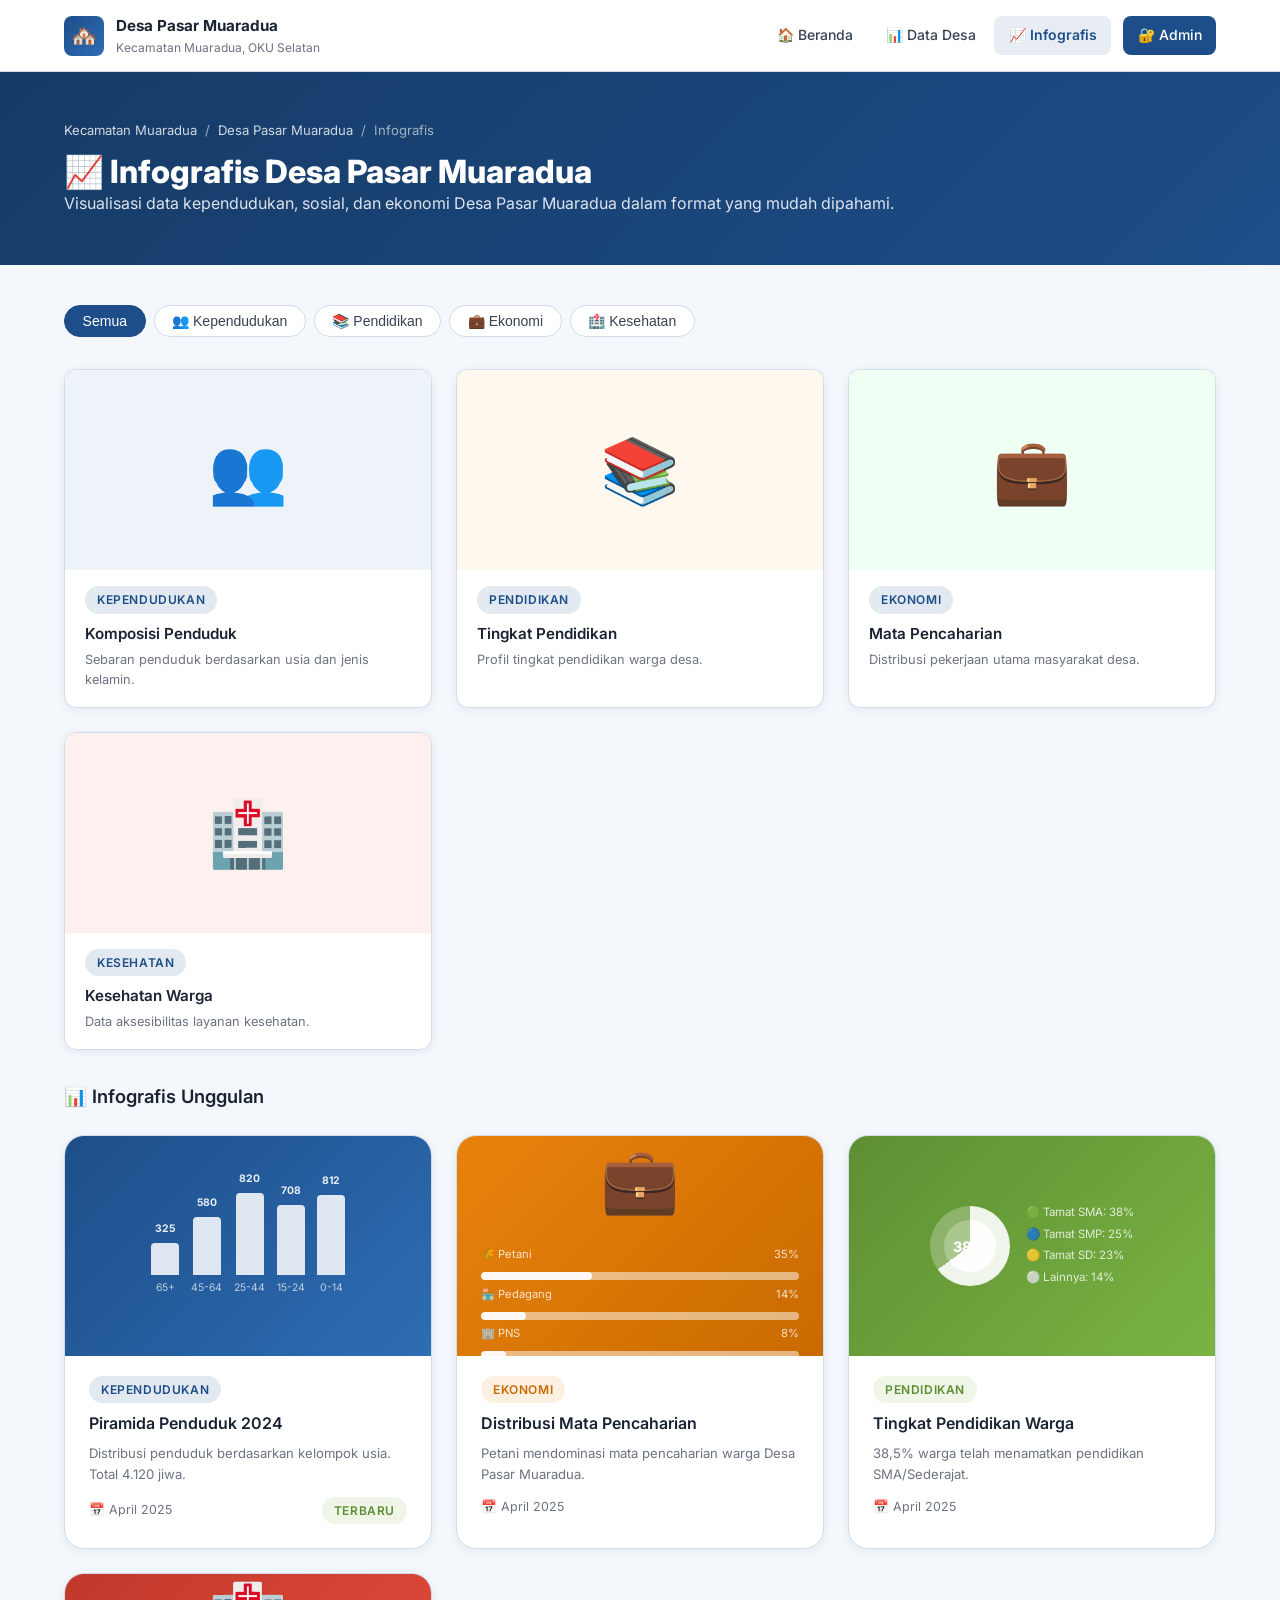
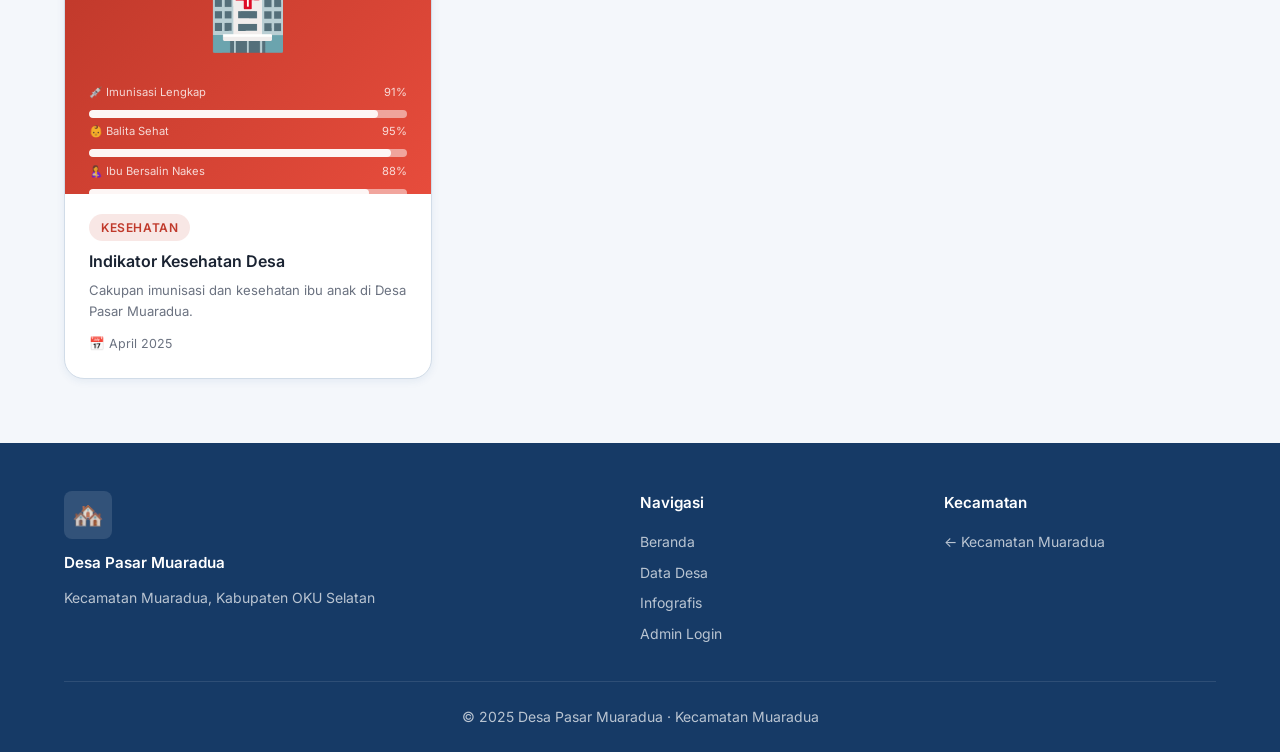
<file: muaradua/pasar-muaradua/infografis.html>
<!DOCTYPE html>
<html lang="id">
<head>
  <meta charset="UTF-8" />
  <meta name="viewport" content="width=device-width, initial-scale=1.0" />
  <title>Infografis – Desa Pasar Muaradua</title>
  <meta name="description" content="Infografis data Desa Pasar Muaradua, Kecamatan Muaradua, OKU Selatan." />
  <link rel="stylesheet" href="../../css/style.css" />
  <style>
    body { background: var(--bg-light); }
    .infografis-hero {
      background: linear-gradient(135deg, var(--primary-dark), var(--primary));
      color: var(--white); padding: 3rem 0;
    }
    .infografis-hero h1 { color: var(--white); font-size: 2rem; }
    .infografis-hero p  { color: rgba(255,255,255,0.85); }
    .breadcrumb { display: flex; align-items: center; gap: 0.5rem; font-size: 0.82rem; color: rgba(255,255,255,0.6); margin-bottom: 0.75rem; flex-wrap: wrap; }
    .breadcrumb a { color: rgba(255,255,255,0.8); }

    /* Filter Tabs */
    .filter-tabs { display: flex; gap: 0.5rem; flex-wrap: wrap; margin-bottom: 2rem; }
    .filter-tab {
      padding: 0.45rem 1.1rem;
      border-radius: 100px;
      font-size: 0.875rem;
      font-weight: 500;
      cursor: pointer;
      border: 1.5px solid var(--border);
      background: var(--white);
      color: var(--text-mid);
      transition: var(--transition);
    }
    .filter-tab:hover, .filter-tab.active {
      background: var(--primary);
      color: var(--white);
      border-color: var(--primary);
    }

    /* Infografis Grid */
    .infografis-page-grid {
      display: grid;
      grid-template-columns: repeat(auto-fill, minmax(280px, 1fr));
      gap: 1.5rem;
    }

    /* Infografis Card Extended */
    .inf-card {
      background: var(--white);
      border-radius: var(--radius-lg);
      box-shadow: var(--shadow-sm);
      border: 1px solid var(--border);
      overflow: hidden;
      transition: var(--transition);
    }
    .inf-card:hover { box-shadow: var(--shadow-md); transform: translateY(-4px); }
    .inf-visual {
      height: 220px;
      display: flex; flex-direction: column;
      align-items: center; justify-content: center;
      gap: 0.5rem; position: relative;
    }
    .inf-emoji { font-size: 4rem; }
    .inf-chart { width: 100%; padding: 0 1.5rem; margin-top: 0.5rem; }
    .inf-bar { height: 8px; border-radius: 4px; margin-bottom: 0.35rem; background: rgba(255,255,255,0.5); overflow: hidden; }
    .inf-bar-fill { height: 100%; border-radius: 4px; background: rgba(255,255,255,0.9); }
    .inf-bar-label { display: flex; justify-content: space-between; font-size: 0.7rem; color: rgba(255,255,255,0.8); margin-bottom: 0.5rem; }
    .inf-body { padding: 1.25rem 1.5rem 1.5rem; }
    .inf-body h4 { font-size: 1rem; margin-bottom: 0.35rem; }
    .inf-body p  { font-size: 0.82rem; color: var(--text-light); margin-bottom: 0.75rem; }
    .inf-body-footer { display: flex; justify-content: space-between; align-items: center; }

    /* Chart Bars (Vertical) */
    .bar-chart-vertical {
      display: flex; align-items: flex-end; justify-content: center;
      gap: 0.75rem; height: 100px; padding: 0 1rem; width: 100%;
    }
    .bar-col { display: flex; flex-direction: column; align-items: center; gap: 0.3rem; }
    .bar-fill { border-radius: 4px 4px 0 0; background: rgba(255,255,255,0.85); width: 28px; transition: height 0.5s ease; }
    .bar-label { font-size: 0.65rem; color: rgba(255,255,255,0.7); }
    .bar-val   { font-size: 0.65rem; color: rgba(255,255,255,0.9); font-weight: 700; }

    /* Donut (CSS Only) */
    .donut-wrap { display: flex; align-items: center; justify-content: center; gap: 1rem; width: 100%; padding: 0 1rem; }
    .donut {
      width: 80px; height: 80px;
      border-radius: 50%;
      background: conic-gradient(rgba(255,255,255,0.9) 0% 65%, rgba(255,255,255,0.25) 65% 100%);
      display: flex; align-items: center; justify-content: center;
      position: relative;
      flex-shrink: 0;
    }
    .donut::after {
      content: ''; position: absolute;
      width: 52px; height: 52px;
      border-radius: 50%;
      background: inherit;
    }
    .donut-inner { position: relative; z-index: 1; font-size: 0.9rem; font-weight: 800; color: white; }
    .donut-legend { font-size: 0.72rem; color: rgba(255,255,255,0.8); }
    .donut-legend span { display: block; margin-bottom: 0.2rem; }
  </style>
</head>
<body>

  <!-- Village Navbar -->
  <header class="village-header">
    <div class="container">
      <a href="index.html" class="village-header-brand">
        <div class="village-header-logo">🏘️</div>
        <div>
          <div class="village-header-title">Desa Pasar Muaradua</div>
          <div class="village-header-sub">Kecamatan Muaradua, OKU Selatan</div>
        </div>
      </a>
      <button class="hamburger" id="hamburgerBtn">☰</button>
      <nav class="village-nav" id="villageNav">
        <a href="index.html">🏠 Beranda</a>
        <a href="data.html">📊 Data Desa</a>
        <a href="infografis.html" class="active">📈 Infografis</a>
        <a href="login.html" class="btn-login">🔐 Admin</a>
      </nav>
    </div>
  </header>

  <!-- Infografis Hero -->
  <section class="infografis-hero">
    <div class="container">
      <div class="breadcrumb">
        <a href="../../index.html">Kecamatan Muaradua</a>
        <span>/</span>
        <a href="index.html">Desa Pasar Muaradua</a>
        <span>/</span>
        <span>Infografis</span>
      </div>
      <h1>📈 Infografis Desa Pasar Muaradua</h1>
      <p>Visualisasi data kependudukan, sosial, dan ekonomi Desa Pasar Muaradua dalam format yang mudah dipahami.</p>
    </div>
  </section>

  <!-- Infografis Content -->
  <section style="padding: 2.5rem 0 4rem;">
    <div class="container">

      <!-- Filter Tabs -->
      <div class="filter-tabs">
        <button class="filter-tab active" onclick="filterInfografis('semua', this)">Semua</button>
        <button class="filter-tab" onclick="filterInfografis('kependudukan', this)">👥 Kependudukan</button>
        <button class="filter-tab" onclick="filterInfografis('pendidikan', this)">📚 Pendidikan</button>
        <button class="filter-tab" onclick="filterInfografis('ekonomi', this)">💼 Ekonomi</button>
        <button class="filter-tab" onclick="filterInfografis('kesehatan', this)">🏥 Kesehatan</button>
      </div>

      <!-- Grid Infografis -->
      <div class="infografis-page-grid" id="infografisGrid">
        <!-- Diisi JS -->
      </div>

      <!-- Static Featured Cards -->
      <h3 class="mt-4 mb-3" style="font-size:1.15rem;">📊 Infografis Unggulan</h3>
      <div class="infografis-page-grid">

        <!-- Piramida Penduduk -->
        <div class="inf-card" data-cat="kependudukan">
          <div class="inf-visual" style="background:linear-gradient(135deg,#1D4E89,#2E6DB4)">
            <div class="bar-chart-vertical">
              <div class="bar-col"><div class="bar-val">325</div><div class="bar-fill" style="height:32px"></div><div class="bar-label">65+</div></div>
              <div class="bar-col"><div class="bar-val">580</div><div class="bar-fill" style="height:58px"></div><div class="bar-label">45-64</div></div>
              <div class="bar-col"><div class="bar-val">820</div><div class="bar-fill" style="height:82px"></div><div class="bar-label">25-44</div></div>
              <div class="bar-col"><div class="bar-val">708</div><div class="bar-fill" style="height:70px"></div><div class="bar-label">15-24</div></div>
              <div class="bar-col"><div class="bar-val">812</div><div class="bar-fill" style="height:80px"></div><div class="bar-label">0-14</div></div>
            </div>
          </div>
          <div class="inf-body">
            <span class="badge badge-primary mb-1">Kependudukan</span>
            <h4>Piramida Penduduk 2024</h4>
            <p>Distribusi penduduk berdasarkan kelompok usia. Total 4.120 jiwa.</p>
            <div class="inf-body-footer">
              <span class="text-light" style="font-size:0.78rem">📅 April 2025</span>
              <span class="badge badge-green">Terbaru</span>
            </div>
          </div>
        </div>

        <!-- Mata Pencaharian -->
        <div class="inf-card" data-cat="ekonomi">
          <div class="inf-visual" style="background:linear-gradient(135deg,#E8820C,#C96A00)">
            <div class="inf-emoji">💼</div>
            <div class="inf-chart">
              <div class="inf-bar-label"><span>🌾 Petani</span><span>35%</span></div>
              <div class="inf-bar"><div class="inf-bar-fill" style="width:35%"></div></div>
              <div class="inf-bar-label"><span>🏪 Pedagang</span><span>14%</span></div>
              <div class="inf-bar"><div class="inf-bar-fill" style="width:14%"></div></div>
              <div class="inf-bar-label"><span>🏢 PNS</span><span>8%</span></div>
              <div class="inf-bar"><div class="inf-bar-fill" style="width:8%"></div></div>
            </div>
          </div>
          <div class="inf-body">
            <span class="badge badge-accent mb-1">Ekonomi</span>
            <h4>Distribusi Mata Pencaharian</h4>
            <p>Petani mendominasi mata pencaharian warga Desa Pasar Muaradua.</p>
            <div class="inf-body-footer">
              <span class="text-light" style="font-size:0.78rem">📅 April 2025</span>
            </div>
          </div>
        </div>

        <!-- Tingkat Pendidikan Donut -->
        <div class="inf-card" data-cat="pendidikan">
          <div class="inf-visual" style="background:linear-gradient(135deg,#5E8E33,#79B443)">
            <div class="donut-wrap">
              <div class="donut"><div class="donut-inner">38%</div></div>
              <div class="donut-legend">
                <span>🟢 Tamat SMA: 38%</span>
                <span>🔵 Tamat SMP: 25%</span>
                <span>🟡 Tamat SD: 23%</span>
                <span>⚪ Lainnya: 14%</span>
              </div>
            </div>
          </div>
          <div class="inf-body">
            <span class="badge badge-green mb-1">Pendidikan</span>
            <h4>Tingkat Pendidikan Warga</h4>
            <p>38,5% warga telah menamatkan pendidikan SMA/Sederajat.</p>
            <div class="inf-body-footer">
              <span class="text-light" style="font-size:0.78rem">📅 April 2025</span>
            </div>
          </div>
        </div>

        <!-- Kesehatan -->
        <div class="inf-card" data-cat="kesehatan">
          <div class="inf-visual" style="background:linear-gradient(135deg,#C0392B,#e74c3c)">
            <div class="inf-emoji">🏥</div>
            <div class="inf-chart">
              <div class="inf-bar-label"><span>💉 Imunisasi Lengkap</span><span>91%</span></div>
              <div class="inf-bar"><div class="inf-bar-fill" style="width:91%"></div></div>
              <div class="inf-bar-label"><span>👶 Balita Sehat</span><span>95%</span></div>
              <div class="inf-bar"><div class="inf-bar-fill" style="width:95%"></div></div>
              <div class="inf-bar-label"><span>🤱 Ibu Bersalin Nakes</span><span>88%</span></div>
              <div class="inf-bar"><div class="inf-bar-fill" style="width:88%"></div></div>
            </div>
          </div>
          <div class="inf-body">
            <span class="badge mb-1" style="background:rgba(192,57,43,0.12);color:var(--red)">Kesehatan</span>
            <h4>Indikator Kesehatan Desa</h4>
            <p>Cakupan imunisasi dan kesehatan ibu anak di Desa Pasar Muaradua.</p>
            <div class="inf-body-footer">
              <span class="text-light" style="font-size:0.78rem">📅 April 2025</span>
            </div>
          </div>
        </div>
      </div>

    </div>
  </section>

  <!-- Footer -->
  <footer class="footer">
    <div class="container">
      <div class="footer-grid">
        <div><div class="footer-logo">🏘️</div><h4>Desa Pasar Muaradua</h4><p>Kecamatan Muaradua, Kabupaten OKU Selatan</p></div>
        <div><h4>Navigasi</h4><ul><li><a href="index.html">Beranda</a></li><li><a href="data.html">Data Desa</a></li><li><a href="infografis.html">Infografis</a></li><li><a href="login.html">Admin Login</a></li></ul></div>
        <div><h4>Kecamatan</h4><ul><li><a href="../../index.html">← Kecamatan Muaradua</a></li></ul></div>
      </div>
      <div class="footer-bottom"><p>&copy; 2025 Desa Pasar Muaradua · Kecamatan Muaradua</p></div>
    </div>
  </footer>

  <script src="../../js/main.js"></script>
  <script>
    function filterInfografis(cat, btn) {
      document.querySelectorAll('.filter-tab').forEach(t => t.classList.remove('active'));
      btn.classList.add('active');
      document.querySelectorAll('.inf-card').forEach(card => {
        const c = card.getAttribute('data-cat');
        card.style.display = (cat === 'semua' || c === cat) ? 'block' : 'none';
      });
    }

    // Render dynamic infografis from localStorage (admin-managed)
    const villageId = 'pasar-muaradua';
    const raw = localStorage.getItem('data_' + villageId + '_infografis');
    const data = raw ? JSON.parse(raw) : [];
    const grid = document.getElementById('infografisGrid');
    if (data.length === 0) {
      grid.innerHTML = '<p class="text-light" style="grid-column:1/-1;text-align:center;padding:2rem;">Belum ada infografis yang ditambahkan oleh admin.</p>';
    } else {
      grid.innerHTML = data.map(item => `
        <div class="inf-card" data-cat="${item.kategori.toLowerCase()}">
          <div class="inf-visual" style="background:${item.color || '#EEF3FA'};">
            <div class="inf-emoji">${item.emoji}</div>
          </div>
          <div class="inf-body">
            <span class="badge badge-primary mb-1">${item.kategori}</span>
            <h4>${item.judul}</h4>
            <p>${item.desc}</p>
          </div>
        </div>
      `).join('');
    }
  </script>
</body>
</html>
</file>
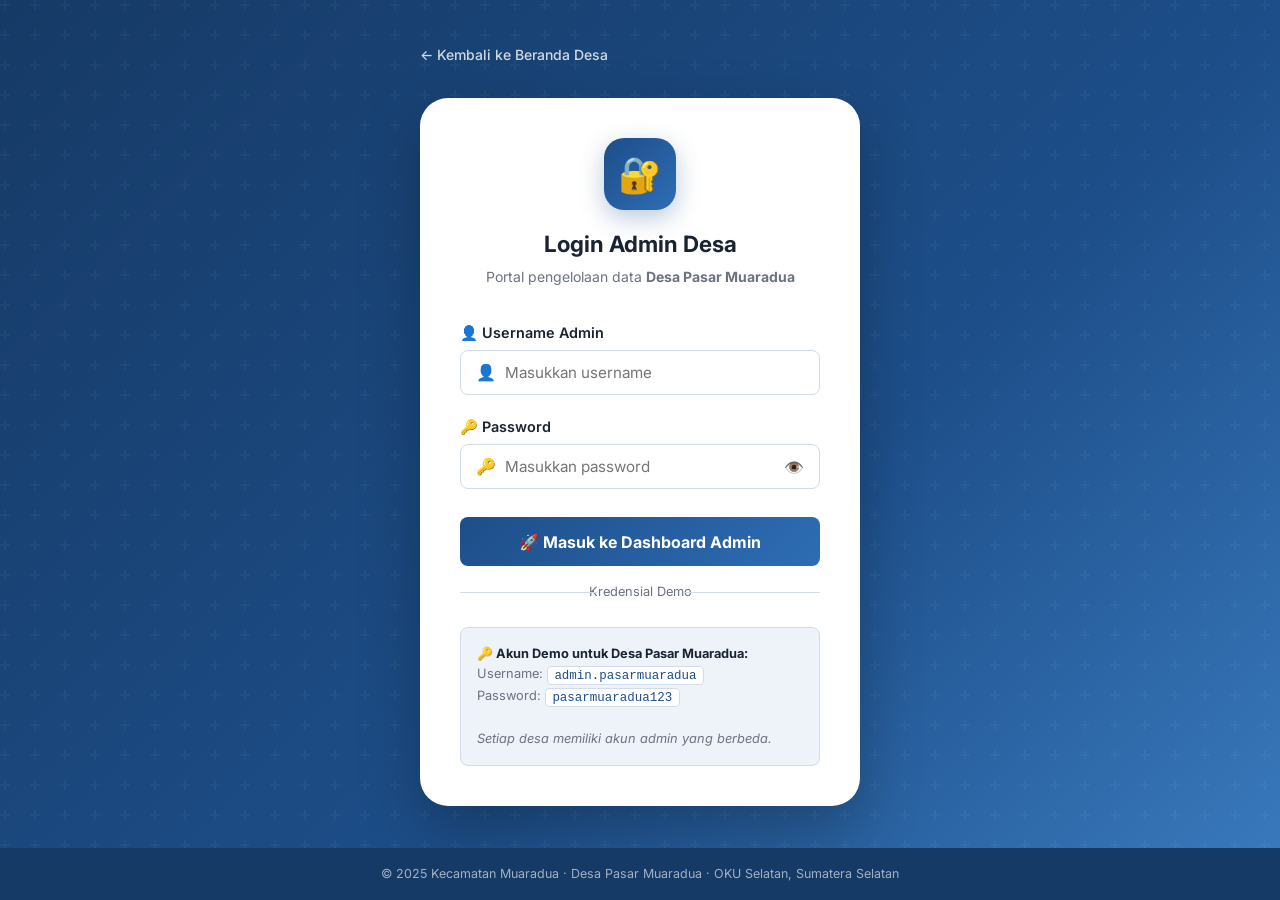
<file: muaradua/pasar-muaradua/login.html>
<!DOCTYPE html>
<html lang="id">
<head>
  <meta charset="UTF-8" />
  <meta name="viewport" content="width=device-width, initial-scale=1.0" />
  <title>Login Admin – Desa Pasar Muaradua</title>
  <meta name="description" content="Halaman login admin Desa Pasar Muaradua, Kecamatan Muaradua." />
  <link rel="stylesheet" href="../../css/style.css" />
  <style>
    body {
      background: linear-gradient(135deg, var(--primary-dark) 0%, var(--primary) 60%, #3a7bbf 100%);
      min-height: 100vh;
      display: flex;
      flex-direction: column;
    }
    body::before {
      content: '';
      position: fixed; inset: 0;
      background: url("data:image/svg+xml,%3Csvg width='60' height='60' viewBox='0 0 60 60' xmlns='http://www.w3.org/2000/svg'%3E%3Cg fill='none' fill-rule='evenodd'%3E%3Cg fill='%23ffffff' fill-opacity='0.04'%3E%3Cpath d='M36 34v-4h-2v4h-4v2h4v4h2v-4h4v-2h-4zm0-30V0h-2v4h-4v2h4v4h2V6h4V4h-4zM6 34v-4H4v4H0v2h4v4h2v-4h4v-2H6zM6 4V0H4v4H0v2h4v4h2V6h4V4H6z'/%3E%3C/g%3E%3C/g%3E%3C/svg%3E");
      pointer-events: none;
    }

    .login-page {
      flex: 1;
      display: flex;
      align-items: center;
      justify-content: center;
      padding: 2rem 1rem;
      position: relative;
      z-index: 1;
    }

    .login-wrapper {
      width: 100%;
      max-width: 440px;
    }

    /* Back Link */
    .back-link {
      display: inline-flex;
      align-items: center;
      gap: 0.5rem;
      color: rgba(255,255,255,0.8);
      font-size: 0.875rem;
      font-weight: 500;
      margin-bottom: 2rem;
      transition: var(--transition);
    }
    .back-link:hover { color: var(--white); }

    /* Login Card */
    .login-card {
      background: var(--white);
      border-radius: var(--radius-xl);
      padding: 2.5rem;
      box-shadow: 0 24px 60px rgba(0,0,0,0.25);
    }

    .login-header { text-align: center; margin-bottom: 2rem; }
    .login-icon {
      width: 72px; height: 72px;
      background: linear-gradient(135deg, var(--primary), var(--primary-light));
      border-radius: var(--radius-lg);
      display: flex; align-items: center; justify-content: center;
      font-size: 2.2rem;
      margin: 0 auto 1rem;
      box-shadow: 0 8px 24px rgba(29,78,137,0.3);
    }
    .login-header h2 { font-size: 1.4rem; color: var(--text-dark); }
    .login-header p  { color: var(--text-light); font-size: 0.875rem; margin-top: 0.25rem; }

    /* Input with Icon */
    .input-icon-wrap { position: relative; }
    .input-icon-wrap .icon {
      position: absolute; left: 1rem; top: 50%; transform: translateY(-50%);
      font-size: 1rem; color: var(--text-light); pointer-events: none;
    }
    .input-icon-wrap input { padding-left: 2.75rem; }

    /* Password toggle */
    .toggle-pass {
      position: absolute; right: 1rem; top: 50%; transform: translateY(-50%);
      background: none; border: none; cursor: pointer;
      font-size: 1rem; color: var(--text-light); padding: 0;
    }
    .toggle-pass:hover { color: var(--primary); }

    .login-btn {
      width: 100%;
      padding: 0.9rem;
      font-size: 1rem;
      justify-content: center;
      background: linear-gradient(135deg, var(--primary), var(--primary-light));
      color: var(--white);
      border: none;
      border-radius: var(--radius-sm);
      font-family: var(--font);
      font-weight: 700;
      cursor: pointer;
      transition: var(--transition);
      margin-top: 0.5rem;
    }
    .login-btn:hover {
      transform: translateY(-2px);
      box-shadow: 0 8px 24px rgba(29,78,137,0.35);
    }
    .login-btn:active { transform: translateY(0); }

    .login-hint {
      background: var(--bg-section);
      border: 1px solid var(--border);
      border-radius: var(--radius-sm);
      padding: 1rem;
      font-size: 0.8rem;
      color: var(--text-light);
      margin-top: 1.5rem;
    }
    .login-hint strong { color: var(--text-dark); }
    .login-hint code {
      background: var(--white);
      border: 1px solid var(--border);
      border-radius: 4px;
      padding: 0.1rem 0.4rem;
      font-size: 0.78rem;
      color: var(--primary);
      font-family: 'Courier New', monospace;
    }

    .divider { text-align: center; color: var(--text-light); font-size: 0.8rem; margin: 1rem 0; position: relative; }
    .divider::before, .divider::after {
      content: ''; position: absolute; top: 50%;
      width: 38%; height: 1px; background: var(--border);
    }
    .divider::before { left: 0; }
    .divider::after  { right: 0; }

    /* Footer */
    .login-footer-bar {
      background: var(--primary-dark);
      color: rgba(255,255,255,0.6);
      text-align: center;
      padding: 1rem;
      font-size: 0.78rem;
      position: relative;
      z-index: 1;
    }
  </style>
</head>
<body>

  <!-- Login Page -->
  <div class="login-page">
    <div class="login-wrapper animate-fade-in-up">

      <!-- Back Link -->
      <a href="index.html" class="back-link">← Kembali ke Beranda Desa</a>

      <!-- Login Card -->
      <div class="login-card">
        <div class="login-header">
          <div class="login-icon">🔐</div>
          <h2>Login Admin Desa</h2>
          <p>Portal pengelolaan data <strong>Desa Pasar Muaradua</strong></p>
        </div>

        <!-- Alert -->
        <div id="loginAlert" class="alert alert-hidden"></div>

        <!-- Form -->
        <form id="loginForm" autocomplete="off">
          <div class="form-group">
            <label for="username">👤 Username Admin</label>
            <div class="input-icon-wrap">
              <span class="icon">👤</span>
              <input type="text" id="username" placeholder="Masukkan username" required />
            </div>
          </div>
          <div class="form-group">
            <label for="password">🔑 Password</label>
            <div class="input-icon-wrap">
              <span class="icon">🔑</span>
              <input type="password" id="password" placeholder="Masukkan password" required />
              <button type="button" class="toggle-pass" id="togglePass" title="Tampilkan/sembunyikan password">👁️</button>
            </div>
          </div>
          <button type="submit" class="login-btn">🚀 Masuk ke Dashboard Admin</button>
        </form>

        <div class="divider">Kredensial Demo</div>

        <!-- Hint Box -->
        <div class="login-hint">
          <strong>🔑 Akun Demo untuk Desa Pasar Muaradua:</strong><br />
          Username: <code>admin.pasarmuaradua</code><br />
          Password: <code>pasarmuaradua123</code><br /><br />
          <em>Setiap desa memiliki akun admin yang berbeda.</em>
        </div>
      </div>
    </div>
  </div>

  <!-- Footer -->
  <div class="login-footer-bar">
    &copy; 2025 Kecamatan Muaradua · Desa Pasar Muaradua · OKU Selatan, Sumatera Selatan
  </div>

  <script src="../../js/main.js"></script>
  <script>
    // Toggle password visibility
    document.getElementById('togglePass').addEventListener('click', function () {
      const input = document.getElementById('password');
      if (input.type === 'password') {
        input.type = 'text';
        this.textContent = '🙈';
      } else {
        input.type = 'password';
        this.textContent = '👁️';
      }
    });

    // Redirect if already logged in
    const villageId = 'pasar-muaradua';
    const session = JSON.parse(localStorage.getItem('admin_' + villageId) || '{}');
    if (session.logged) window.location.href = 'admin.html';
  </script>
</body>
</html>
</file>
<file: css/style.css>
/* ============================================
   GLOBAL STYLES - WEBSITE KECAMATAN MUARADUA
   Referensi Warna: BPS SE2026
   ============================================ */

@import url('https://fonts.googleapis.com/css2?family=Inter:wght@300;400;500;600;700;800&display=swap');

/* --- CSS VARIABLES (BPS Color Palette) --- */
:root {
  --primary:       #1D4E89;
  --primary-dark:  #163A66;
  --primary-light: #2E6DB4;
  --accent:        #E8820C;
  --accent-dark:   #C96A00;
  --accent-light:  #FFA534;
  --green:         #79B443;
  --green-dark:    #5E8E33;
  --red:           #C0392B;
  --white:         #FFFFFF;
  --bg-light:      #F4F7FB;
  --bg-section:    #EEF3FA;
  --text-dark:     #1A2332;
  --text-mid:      #374151;
  --text-light:    #6B7280;
  --border:        #D1DCE8;
  --shadow-sm:     0 2px 8px rgba(29,78,137,0.08);
  --shadow-md:     0 4px 20px rgba(29,78,137,0.12);
  --shadow-lg:     0 8px 40px rgba(29,78,137,0.18);
  --radius-sm:     8px;
  --radius-md:     12px;
  --radius-lg:     20px;
  --radius-xl:     28px;
  --transition:    all 0.25s ease;
  --font:          'Inter', sans-serif;
  --header-h:      72px;
}

/* --- RESET & BASE --- */
*, *::before, *::after {
  box-sizing: border-box;
  margin: 0;
  padding: 0;
}

html { scroll-behavior: smooth; }

body {
  font-family: var(--font);
  color: var(--text-dark);
  background: var(--bg-light);
  line-height: 1.6;
  min-height: 100vh;
}

a { text-decoration: none; color: inherit; }
img { max-width: 100%; display: block; }
ul, ol { list-style: none; }

/* --- TYPOGRAPHY --- */
h1 { font-size: clamp(1.8rem, 4vw, 3rem); font-weight: 800; line-height: 1.2; }
h2 { font-size: clamp(1.4rem, 3vw, 2.2rem); font-weight: 700; }
h3 { font-size: clamp(1.1rem, 2vw, 1.5rem); font-weight: 600; }
h4 { font-size: 1.05rem; font-weight: 600; }
p  { font-size: 1rem; color: var(--text-mid); }
small { font-size: 0.85rem; }

/* --- BUTTONS --- */
.btn {
  display: inline-flex;
  align-items: center;
  gap: 0.5rem;
  padding: 0.7rem 1.6rem;
  border-radius: var(--radius-sm);
  font-family: var(--font);
  font-size: 0.95rem;
  font-weight: 600;
  cursor: pointer;
  border: 2px solid transparent;
  transition: var(--transition);
}
.btn-primary {
  background: var(--primary);
  color: var(--white);
}
.btn-primary:hover {
  background: var(--primary-dark);
  transform: translateY(-2px);
  box-shadow: var(--shadow-md);
}
.btn-accent {
  background: var(--accent);
  color: var(--white);
}
.btn-accent:hover {
  background: var(--accent-dark);
  transform: translateY(-2px);
  box-shadow: 0 4px 20px rgba(232,130,12,0.3);
}
.btn-outline {
  background: transparent;
  color: var(--primary);
  border-color: var(--primary);
}
.btn-outline:hover {
  background: var(--primary);
  color: var(--white);
  transform: translateY(-2px);
}
.btn-ghost {
  background: rgba(255,255,255,0.15);
  color: var(--white);
  border-color: rgba(255,255,255,0.4);
  backdrop-filter: blur(8px);
}
.btn-ghost:hover {
  background: rgba(255,255,255,0.3);
}

/* --- BADGE --- */
.badge {
  display: inline-block;
  padding: 0.25rem 0.75rem;
  border-radius: 100px;
  font-size: 0.75rem;
  font-weight: 600;
  letter-spacing: 0.05em;
  text-transform: uppercase;
}
.badge-primary { background: rgba(29,78,137,0.12); color: var(--primary); }
.badge-green   { background: rgba(121,180,67,0.12); color: var(--green-dark); }
.badge-accent  { background: rgba(232,130,12,0.12); color: var(--accent-dark); }

/* --- CARDS --- */
.card {
  background: var(--white);
  border-radius: var(--radius-md);
  box-shadow: var(--shadow-sm);
  border: 1px solid var(--border);
  transition: var(--transition);
  overflow: hidden;
}
.card:hover {
  box-shadow: var(--shadow-md);
  transform: translateY(-4px);
}
.card-body { padding: 1.5rem; }
.card-header {
  padding: 1rem 1.5rem;
  border-bottom: 1px solid var(--border);
  font-weight: 600;
}

/* --- STAT CARD --- */
.stat-card {
  background: var(--white);
  border-radius: var(--radius-md);
  padding: 1.5rem;
  box-shadow: var(--shadow-sm);
  border: 1px solid var(--border);
  display: flex;
  align-items: flex-start;
  gap: 1rem;
  transition: var(--transition);
}
.stat-card:hover { box-shadow: var(--shadow-md); transform: translateY(-3px); }
.stat-icon {
  width: 52px; height: 52px;
  border-radius: var(--radius-sm);
  display: flex; align-items: center; justify-content: center;
  font-size: 1.5rem;
  flex-shrink: 0;
}
.stat-icon.blue   { background: rgba(29,78,137,0.12); }
.stat-icon.orange { background: rgba(232,130,12,0.12); }
.stat-icon.green  { background: rgba(121,180,67,0.12); }
.stat-icon.red    { background: rgba(192,57,43,0.12); }
.stat-info h4 { font-size: 0.85rem; color: var(--text-light); font-weight: 500; margin-bottom: 0.25rem; }
.stat-info .value { font-size: 1.6rem; font-weight: 800; color: var(--text-dark); }
.stat-info .sub { font-size: 0.8rem; color: var(--text-light); }

/* --- FORM ELEMENTS --- */
.form-group { margin-bottom: 1.25rem; }
.form-group label {
  display: block;
  font-size: 0.9rem;
  font-weight: 600;
  color: var(--text-dark);
  margin-bottom: 0.4rem;
}
.form-group input,
.form-group select,
.form-group textarea {
  width: 100%;
  padding: 0.75rem 1rem;
  border: 1.5px solid var(--border);
  border-radius: var(--radius-sm);
  font-family: var(--font);
  font-size: 0.95rem;
  color: var(--text-dark);
  background: var(--white);
  transition: var(--transition);
  outline: none;
}
.form-group input:focus,
.form-group select:focus,
.form-group textarea:focus {
  border-color: var(--primary);
  box-shadow: 0 0 0 3px rgba(29,78,137,0.15);
}
.form-group textarea { resize: vertical; min-height: 100px; }

/* --- SIDEBAR --- */
.sidebar {
  width: 260px;
  flex-shrink: 0;
  background: var(--white);
  border-right: 1px solid var(--border);
  min-height: calc(100vh - var(--header-h));
  padding: 1.5rem 0;
}
.sidebar-title {
  padding: 0 1.25rem 1rem;
  font-size: 0.75rem;
  font-weight: 700;
  color: var(--text-light);
  text-transform: uppercase;
  letter-spacing: 0.1em;
}
.sidebar-menu { padding: 0; }
.sidebar-menu a {
  display: flex;
  align-items: center;
  gap: 0.75rem;
  padding: 0.75rem 1.25rem;
  font-size: 0.9rem;
  font-weight: 500;
  color: var(--text-mid);
  border-left: 3px solid transparent;
  transition: var(--transition);
}
.sidebar-menu a:hover {
  background: var(--bg-section);
  color: var(--primary);
  border-left-color: var(--primary);
}
.sidebar-menu a.active {
  background: rgba(29,78,137,0.08);
  color: var(--primary);
  border-left-color: var(--primary);
  font-weight: 600;
}
.sidebar-menu a .icon { font-size: 1.1rem; width: 22px; text-align: center; }
.sidebar-section-title {
  padding: 1rem 1.25rem 0.25rem;
  font-size: 0.7rem;
  font-weight: 700;
  color: var(--text-light);
  text-transform: uppercase;
  letter-spacing: 0.1em;
  margin-top: 0.5rem;
}

/* --- PAGE WITH SIDEBAR LAYOUT --- */
.page-with-sidebar {
  display: flex;
  min-height: calc(100vh - var(--header-h));
}
.page-content {
  flex: 1;
  padding: 2rem;
  overflow-x: hidden;
}

/* --- SECTION --- */
.section { padding: 4rem 0; }
.section-header { text-align: center; margin-bottom: 3rem; }
.section-header p { margin-top: 0.75rem; max-width: 580px; margin-inline: auto; }

/* --- CONTAINER --- */
.container { max-width: 1200px; margin: 0 auto; padding: 0 1.5rem; }
.container-sm { max-width: 800px; margin: 0 auto; padding: 0 1.5rem; }

/* --- GRID --- */
.grid-2 { display: grid; grid-template-columns: repeat(auto-fit, minmax(300px, 1fr)); gap: 1.5rem; }
.grid-3 { display: grid; grid-template-columns: repeat(auto-fit, minmax(260px, 1fr)); gap: 1.5rem; }
.grid-4 { display: grid; grid-template-columns: repeat(auto-fit, minmax(200px, 1fr)); gap: 1.25rem; }
.stats-grid { display: grid; grid-template-columns: repeat(auto-fit, minmax(200px, 1fr)); gap: 1.25rem; }

/* --- TABLE --- */
.table-wrapper { overflow-x: auto; }
table { width: 100%; border-collapse: collapse; font-size: 0.9rem; }
thead th {
  padding: 0.85rem 1rem;
  background: var(--bg-section);
  color: var(--text-mid);
  font-weight: 600;
  text-align: left;
  font-size: 0.8rem;
  text-transform: uppercase;
  letter-spacing: 0.05em;
  border-bottom: 2px solid var(--border);
}
tbody td { padding: 0.85rem 1rem; border-bottom: 1px solid var(--border); }
tbody tr:last-child td { border-bottom: none; }
tbody tr:hover { background: var(--bg-section); }

/* --- HERO (Homepage) --- */
.hero {
  background: url('../css/header_landscape.jpg') center center / cover no-repeat;
  color: var(--white);
  position: relative;
  overflow: hidden;
  padding: 5rem 0 4rem;
}
.hero::before {
  content: '';
  position: absolute; inset: 0;
  background: linear-gradient(135deg,
    rgba(22, 58, 102, 0.82) 0%,
    rgba(29, 78, 137, 0.72) 50%,
    rgba(46, 109, 180, 0.65) 100%
  );
  pointer-events: none;
}
.hero-content { position: relative; z-index: 1; }
.hero-eyebrow { font-size: 0.85rem; font-weight: 600; letter-spacing: 0.12em; text-transform: uppercase; opacity: 0.8; margin-bottom: 0.75rem; }
.hero h1 { color: var(--white); margin-bottom: 1rem; }
.hero p { color: rgba(255,255,255,0.85); font-size: 1.1rem; max-width: 580px; }
.hero-actions { margin-top: 2rem; display: flex; gap: 1rem; flex-wrap: wrap; }
.hero-wave {
  position: absolute;
  bottom: -1px; left: 0; width: 100%;
  line-height: 0;
}

/* --- VILLAGE CARD --- */
.village-card {
  background: var(--white);
  border-radius: var(--radius-lg);
  box-shadow: var(--shadow-sm);
  border: 1px solid var(--border);
  overflow: hidden;
  cursor: pointer;
  transition: var(--transition);
  text-decoration: none;
  color: inherit;
  display: block;
}
.village-card:hover {
  box-shadow: var(--shadow-lg);
  transform: translateY(-6px);
}
.village-card-thumb {
  height: 160px;
  background: linear-gradient(135deg, var(--primary) 0%, var(--primary-light) 100%);
  display: flex;
  align-items: center;
  justify-content: center;
  font-size: 3.5rem;
  position: relative;
  overflow: hidden;
}
.village-card-thumb::after {
  content: '';
  position: absolute; bottom: 0; left: 0; right: 0; height: 40px;
  background: linear-gradient(to bottom, transparent, rgba(0,0,0,0.15));
}
.village-card-body { padding: 1.25rem 1.5rem 1.5rem; }
.village-card-name { font-size: 1.1rem; font-weight: 700; margin-bottom: 0.4rem; }
.village-card-meta { font-size: 0.85rem; color: var(--text-light); margin-bottom: 0.75rem; }
.village-card-footer {
  display: flex;
  align-items: center;
  justify-content: space-between;
  padding-top: 0.75rem;
  border-top: 1px solid var(--border);
  font-size: 0.85rem;
  font-weight: 600;
  color: var(--primary);
}

/* --- VILLAGE HEADER / NAVBAR --- */
.village-header {
  height: var(--header-h);
  background: var(--white);
  border-bottom: 1px solid var(--border);
  box-shadow: var(--shadow-sm);
  position: sticky;
  top: 0;
  z-index: 100;
  display: flex;
  align-items: center;
}
.village-header .container {
  display: flex;
  align-items: center;
  justify-content: space-between;
  width: 100%;
}
.village-header-brand {
  display: flex;
  align-items: center;
  gap: 0.75rem;
  text-decoration: none;
}
.village-header-logo {
  width: 40px; height: 40px;
  background: linear-gradient(135deg, var(--primary), var(--primary-light));
  border-radius: var(--radius-sm);
  display: flex; align-items: center; justify-content: center;
  font-size: 1.3rem;
  color: var(--white);
  flex-shrink: 0;
}
.village-header-title { font-size: 0.95rem; font-weight: 700; color: var(--text-dark); }
.village-header-sub { font-size: 0.75rem; color: var(--text-light); font-weight: 400; }
.village-nav { display: flex; align-items: center; gap: 0.25rem; }
.village-nav a {
  padding: 0.5rem 0.9rem;
  border-radius: var(--radius-sm);
  font-size: 0.875rem;
  font-weight: 500;
  color: var(--text-mid);
  transition: var(--transition);
  display: flex; align-items: center; gap: 0.4rem;
}
.village-nav a:hover { background: var(--bg-section); color: var(--primary); }
.village-nav a.active { background: rgba(29,78,137,0.1); color: var(--primary); font-weight: 600; }
.village-nav a.btn-login {
  background: var(--primary);
  color: var(--white);
  margin-left: 0.5rem;
}
.village-nav a.btn-login:hover { background: var(--primary-dark); }
.hamburger { display: none; background: none; border: none; cursor: pointer; padding: 0.5rem; color: var(--text-dark); font-size: 1.4rem; }

/* --- FOOTER --- */
.footer {
  background: var(--primary-dark);
  color: rgba(255,255,255,0.85);
  padding: 3rem 0 1.5rem;
  margin-top: auto;
}
.footer-grid { display: grid; grid-template-columns: 2fr 1fr 1fr; gap: 2rem; margin-bottom: 2rem; }
.footer h4 { color: var(--white); font-size: 0.95rem; margin-bottom: 0.75rem; }
.footer p, .footer li { font-size: 0.875rem; color: rgba(255,255,255,0.7); }
.footer li { padding: 0.25rem 0; }
.footer li a { color: rgba(255,255,255,0.7); transition: var(--transition); }
.footer li a:hover { color: var(--accent-light); }
.footer-bottom {
  border-top: 1px solid rgba(255,255,255,0.1);
  padding-top: 1.5rem;
  text-align: center;
  font-size: 0.8rem;
  color: rgba(255,255,255,0.5);
}
.footer-logo {
  width: 48px; height: 48px;
  background: rgba(255,255,255,0.12);
  border-radius: var(--radius-sm);
  display: flex; align-items: center; justify-content: center;
  font-size: 1.6rem;
  margin-bottom: 0.75rem;
}

/* --- ALERT / NOTIFICATION --- */
.alert {
  padding: 1rem 1.25rem;
  border-radius: var(--radius-sm);
  font-size: 0.9rem;
  display: flex;
  align-items: flex-start;
  gap: 0.75rem;
  margin-bottom: 1rem;
}
.alert-info    { background: rgba(29,78,137,0.1);  color: var(--primary-dark); border-left: 4px solid var(--primary); }
.alert-success { background: rgba(121,180,67,0.1); color: var(--green-dark);   border-left: 4px solid var(--green); }
.alert-error   { background: rgba(192,57,43,0.1);  color: var(--red);          border-left: 4px solid var(--red); }
.alert-hidden  { display: none; }

/* --- ADMIN TOP BAR --- */
.admin-topbar {
  height: var(--header-h);
  background: var(--primary-dark);
  color: var(--white);
  display: flex;
  align-items: center;
  padding: 0 1.5rem;
  gap: 1rem;
  justify-content: space-between;
  position: sticky;
  top: 0;
  z-index: 100;
}
.admin-topbar-brand { display: flex; align-items: center; gap: 0.75rem; font-weight: 700; font-size: 1rem; }
.admin-topbar-icon { font-size: 1.4rem; }
.admin-topbar-actions { display: flex; align-items: center; gap: 1rem; font-size: 0.875rem; }
.admin-topbar-actions a { color: rgba(255,255,255,0.8); transition: var(--transition); }
.admin-topbar-actions a:hover { color: var(--white); }
.admin-user { display: flex; align-items: center; gap: 0.5rem; }
.admin-avatar {
  width: 36px; height: 36px;
  border-radius: 50%;
  background: var(--accent);
  display: flex; align-items: center; justify-content: center;
  font-weight: 700;
  font-size: 0.9rem;
  color: var(--white);
}

/* --- ADMIN SIDEBAR --- */
.admin-sidebar {
  width: 240px;
  flex-shrink: 0;
  background: var(--text-dark);
  color: rgba(255,255,255,0.8);
  min-height: calc(100vh - var(--header-h));
  padding: 1.5rem 0;
}
.admin-sidebar .sidebar-title { color: rgba(255,255,255,0.4); }
.admin-sidebar .sidebar-section-title { color: rgba(255,255,255,0.4); }
.admin-sidebar .sidebar-menu a { color: rgba(255,255,255,0.7); border-left-color: transparent; }
.admin-sidebar .sidebar-menu a:hover {
  background: rgba(255,255,255,0.08);
  color: var(--white);
  border-left-color: var(--accent);
}
.admin-sidebar .sidebar-menu a.active {
  background: rgba(232,130,12,0.15);
  color: var(--white);
  border-left-color: var(--accent);
}

/* --- INFOGRAFIS CARD --- */
.infografis-card {
  background: var(--white);
  border-radius: var(--radius-md);
  box-shadow: var(--shadow-sm);
  border: 1px solid var(--border);
  overflow: hidden;
  transition: var(--transition);
}
.infografis-card:hover { box-shadow: var(--shadow-md); transform: translateY(-3px); }
.infografis-thumb {
  height: 200px;
  display: flex;
  align-items: center;
  justify-content: center;
  font-size: 4rem;
  position: relative;
}
.infografis-caption { padding: 1rem 1.25rem; }
.infografis-caption h4 { font-size: 0.95rem; margin-bottom: 0.25rem; }
.infografis-caption p { font-size: 0.8rem; color: var(--text-light); }

/* --- RESPONSIVE --- */
@media (max-width: 900px) {
  .footer-grid { grid-template-columns: 1fr 1fr; }
  .sidebar { width: 220px; }
}
@media (max-width: 768px) {
  .village-nav { display: none; flex-direction: column; position: absolute; top: var(--header-h); left: 0; right: 0; background: var(--white); border-bottom: 1px solid var(--border); padding: 1rem; box-shadow: var(--shadow-md); }
  .village-nav.open { display: flex; }
  .hamburger { display: block; }
  .village-header { position: relative; }
  .village-header .container { position: relative; }
  .sidebar { width: 100%; min-height: auto; border-right: none; border-bottom: 1px solid var(--border); }
  .page-with-sidebar { flex-direction: column; }
  .page-content { padding: 1.5rem 1rem; }
  .footer-grid { grid-template-columns: 1fr; }
  .hero-actions { flex-direction: column; }
  .admin-sidebar { width: 200px; }
  .grid-3 { grid-template-columns: 1fr 1fr; }
}
@media (max-width: 480px) {
  .grid-2, .grid-3, .grid-4, .stats-grid { grid-template-columns: 1fr; }
  .page-content { padding: 1rem 0.75rem; }
}

/* --- UTILITY --- */
.text-center { text-align: center; }
.text-primary { color: var(--primary); }
.text-accent  { color: var(--accent); }
.text-green   { color: var(--green); }
.text-light   { color: var(--text-light); }
.mt-1 { margin-top: 0.5rem; }
.mt-2 { margin-top: 1rem; }
.mt-3 { margin-top: 1.5rem; }
.mt-4 { margin-top: 2rem; }
.mb-1 { margin-bottom: 0.5rem; }
.mb-2 { margin-bottom: 1rem; }
.mb-3 { margin-bottom: 1.5rem; }
.mb-4 { margin-bottom: 2rem; }
.flex { display: flex; }
.flex-center { display: flex; align-items: center; justify-content: center; }
.flex-between { display: flex; align-items: center; justify-content: space-between; }
.flex-gap-1 { gap: 0.5rem; }
.flex-gap-2 { gap: 1rem; }
.w-full { width: 100%; }
.hidden { display: none; }

/* --- ANIMATIONS --- */
@keyframes fadeInUp {
  from { opacity: 0; transform: translateY(24px); }
  to   { opacity: 1; transform: translateY(0); }
}
@keyframes fadeIn {
  from { opacity: 0; }
  to   { opacity: 1; }
}
.animate-fade-in-up { animation: fadeInUp 0.6s ease both; }
.animate-fade-in    { animation: fadeIn 0.5s ease both; }
.delay-1 { animation-delay: 0.1s; }
.delay-2 { animation-delay: 0.2s; }
.delay-3 { animation-delay: 0.3s; }
.delay-4 { animation-delay: 0.4s; }

/* ================================================
   KECAMATAN HOMEPAGE – SPECIFIC COMPONENTS
   ================================================ */

/* --- Eyebrow Label --- */
.eyebrow {
  display: inline-block;
  font-size: 0.8rem;
  font-weight: 700;
  letter-spacing: 0.12em;
  text-transform: uppercase;
  color: var(--accent);
  margin-bottom: 0.75rem;
}

/* --- Top Bar --- */
.kec-topbar {
  background: var(--primary-dark);
  color: rgba(255,255,255,0.75);
  font-size: 0.78rem;
  padding: 0.45rem 0;
}
.kec-topbar .container {
  display: flex;
  align-items: center;
  gap: 0.75rem;
  flex-wrap: wrap;
}
.kec-topbar-sep { opacity: 0.4; }

/* --- Kecamatan Header --- */
.kec-header {
  background: var(--white);
  border-bottom: 1px solid var(--border);
  box-shadow: var(--shadow-sm);
  position: sticky;
  top: 0;
  z-index: 200;
  height: 72px;
  display: flex;
  align-items: center;
}
.kec-header .container {
  display: flex !important;
  flex-direction: row !important;
  align-items: center !important;
  justify-content: space-between !important;
  flex-wrap: nowrap !important;
  gap: 1rem;
  width: 100%;
}
.kec-brand {
  display: flex;
  align-items: center;
  gap: 0.75rem;
  text-decoration: none;
  flex-shrink: 0;
}
.kec-brand-icon {
  width: 44px; height: 44px;
  background: linear-gradient(135deg, var(--primary), var(--primary-light));
  border-radius: var(--radius-sm);
  display: flex; align-items: center; justify-content: center;
  font-size: 1.4rem;
  flex-shrink: 0;
}
.kec-brand-title {
  font-size: 1rem;
  font-weight: 700;
  color: var(--text-dark);
  line-height: 1.2;
}
.kec-brand-sub {
  font-size: 0.72rem;
  color: var(--text-light);
}
.kec-nav {
  display: flex;
  align-items: center;
  gap: 0.25rem;
}
.kec-nav a {
  padding: 0.5rem 1rem;
  border-radius: var(--radius-sm);
  font-size: 0.875rem;
  font-weight: 500;
  color: var(--text-mid);
  transition: var(--transition);
  text-decoration: none;
}
.kec-nav a:hover { background: var(--bg-section); color: var(--primary); }
.kec-nav a.active { background: rgba(29,78,137,0.1); color: var(--primary); font-weight: 600; }

/* --- Hero Stats Bar --- */
.hero-stats {
  background: rgba(255,255,255,0.08);
  backdrop-filter: blur(12px);
  border-top: 1px solid rgba(255,255,255,0.12);
  padding: 1.25rem 0;
  position: relative;
  z-index: 1;
  margin-top: 3rem;
}
.hero-stats .container {
  display: block !important;
}
.hero-stats-inner {
  display: flex !important;
  flex-direction: row !important;
  align-items: center;
  justify-content: space-around;
  gap: 0.5rem;
  flex-wrap: nowrap;
}
.hero-stat-item {
  text-align: center;
  padding: 0.5rem 1.25rem;
  flex-shrink: 0;
}
.hero-stat-val {
  font-size: 1.75rem;
  font-weight: 800;
  color: var(--white);
  line-height: 1.1;
  white-space: nowrap;
}
.hero-stat-lbl {
  font-size: 0.75rem;
  color: rgba(255,255,255,0.7);
  margin-top: 0.2rem;
  font-weight: 500;
  white-space: nowrap;
}
.hero-stat-sep {
  width: 1px;
  height: 40px;
  background: rgba(255,255,255,0.2);
  flex-shrink: 0;
}

/* --- Search Box --- */
.kec-search {
  position: relative;
  max-width: 420px;
  margin: 0 auto 2.5rem;
}
.kec-search-icon {
  position: absolute;
  left: 1rem;
  top: 50%;
  transform: translateY(-50%);
  font-size: 1rem;
  pointer-events: none;
}
.kec-search-input {
  width: 100%;
  padding: 0.85rem 1rem 0.85rem 2.75rem;
  border: 1.5px solid var(--border);
  border-radius: 100px;
  font-family: var(--font);
  font-size: 0.95rem;
  color: var(--text-dark);
  background: var(--white);
  box-shadow: var(--shadow-sm);
  outline: none;
  transition: var(--transition);
}
.kec-search-input:focus {
  border-color: var(--primary);
  box-shadow: 0 0 0 3px rgba(29,78,137,0.12);
}

/* --- Village Card Grid --- */
.kec-village-grid {
  display: grid !important;
  grid-template-columns: repeat(auto-fill, minmax(260px, 1fr)) !important;
  gap: 1.5rem;
}
.kec-village-card {
  background: var(--white);
  border-radius: var(--radius-lg);
  box-shadow: var(--shadow-sm);
  border: 1px solid var(--border);
  overflow: hidden;
  cursor: pointer;
  transition: var(--transition);
  text-decoration: none;
  color: inherit;
  display: flex;
  flex-direction: column;
}
.kec-village-card:hover {
  box-shadow: var(--shadow-lg);
  transform: translateY(-6px);
  border-color: var(--primary);
}
.kec-village-card-top {
  height: 130px;
  display: flex;
  align-items: center;
  justify-content: center;
  position: relative;
  overflow: hidden;
}
.kec-village-card-top::after {
  content: '';
  position: absolute;
  bottom: 0; left: 0; right: 0;
  height: 40px;
  background: linear-gradient(to bottom, transparent, rgba(0,0,0,0.18));
}
.kec-village-card-emoji {
  font-size: 3.5rem;
  filter: drop-shadow(0 4px 12px rgba(0,0,0,0.25));
  position: relative;
  z-index: 1;
}
.kec-village-card-body {
  padding: 1.25rem 1.25rem 0.75rem;
  flex: 1;
  display: flex;
  flex-direction: column;
  gap: 0.35rem;
}
.kec-village-card-name {
  font-size: 1.1rem;
  font-weight: 700;
  color: var(--text-dark);
  margin: 0;
}
.kec-village-card-meta {
  font-size: 0.8rem;
  color: var(--text-light);
  display: flex;
  gap: 0.75rem;
  flex-wrap: wrap;
}
.kec-village-card-stat {
  font-size: 0.85rem;
  font-weight: 600;
  color: var(--primary);
  margin-top: 0.35rem;
}
.kec-village-card-footer {
  padding: 0.75rem 1.25rem;
  border-top: 1px solid var(--border);
  font-size: 0.85rem;
  font-weight: 600;
  color: var(--primary);
  display: flex;
  align-items: center;
  justify-content: space-between;
  background: var(--bg-section);
}
.kec-village-card:hover .kec-village-card-footer {
  background: var(--primary);
  color: var(--white);
}

/* --- Service Card --- */
.kec-service-card {
  background: var(--white);
  border-radius: var(--radius-md);
  padding: 1.75rem 1.5rem;
  border: 1px solid var(--border);
  box-shadow: var(--shadow-sm);
  transition: var(--transition);
  text-align: center;
}
.kec-service-card:hover {
  box-shadow: var(--shadow-md);
  transform: translateY(-4px);
  border-color: var(--primary);
}
.kec-service-card h4 { margin: 0.75rem 0 0.5rem; }
.kec-service-card p  { font-size: 0.875rem; color: var(--text-light); }
.kec-service-icon {
  width: 60px; height: 60px;
  border-radius: var(--radius-sm);
  display: flex; align-items: center; justify-content: center;
  font-size: 1.75rem;
  margin: 0 auto;
}

/* --- Form inputs (outside .form-group) --- */
.form-input {
  width: 100%;
  padding: 0.75rem 1rem;
  border: 1.5px solid var(--border);
  border-radius: var(--radius-sm);
  font-family: var(--font);
  font-size: 0.95rem;
  color: var(--text-dark);
  background: var(--white);
  transition: var(--transition);
  outline: none;
}
.form-input:focus {
  border-color: var(--primary);
  box-shadow: 0 0 0 3px rgba(29,78,137,0.12);
}

/* --- Btn sizes --- */
.btn-sm { padding: 0.35rem 0.85rem; font-size: 0.8rem; }
.btn-danger { background: var(--red); color: var(--white); border-color: var(--red); }
.btn-danger:hover { background: #a93226; }

/* --- Btn accent standalone --- */
.btn-accent {
  background: var(--accent);
  color: var(--white);
}
.btn-accent:hover {
  background: var(--accent-dark);
  transform: translateY(-2px);
  box-shadow: 0 4px 20px rgba(232,130,12,0.3);
}

/* --- Section Header Eyebrow --- */
.section-header .eyebrow { display: block; }
.section-header h2 { margin-top: 0.25rem; }

/* --- Responsive Homepage --- */
@media (max-width: 768px) {
  .kec-nav {
    display: none;
    flex-direction: column;
    position: absolute;
    top: 72px;
    left: 0; right: 0;
    background: var(--white);
    border-bottom: 1px solid var(--border);
    padding: 1rem;
    box-shadow: var(--shadow-md);
    z-index: 100;
  }
  .kec-nav.open { display: flex; }
  .kec-header { position: relative; }
  .kec-header .container { position: relative; }
  .hero-stat-sep { display: none; }
  .hero-stats-inner { gap: 0.5rem; }
  .hero-stat-val { font-size: 1.3rem; }
  .kec-village-grid { grid-template-columns: 1fr 1fr; }
}
@media (max-width: 480px) {
  .kec-village-grid { grid-template-columns: 1fr; }
  .hero-stats-inner { justify-content: flex-start; gap: 0; }
  .hero-stat-item { padding: 0.25rem 0.5rem; }
}
</file>
